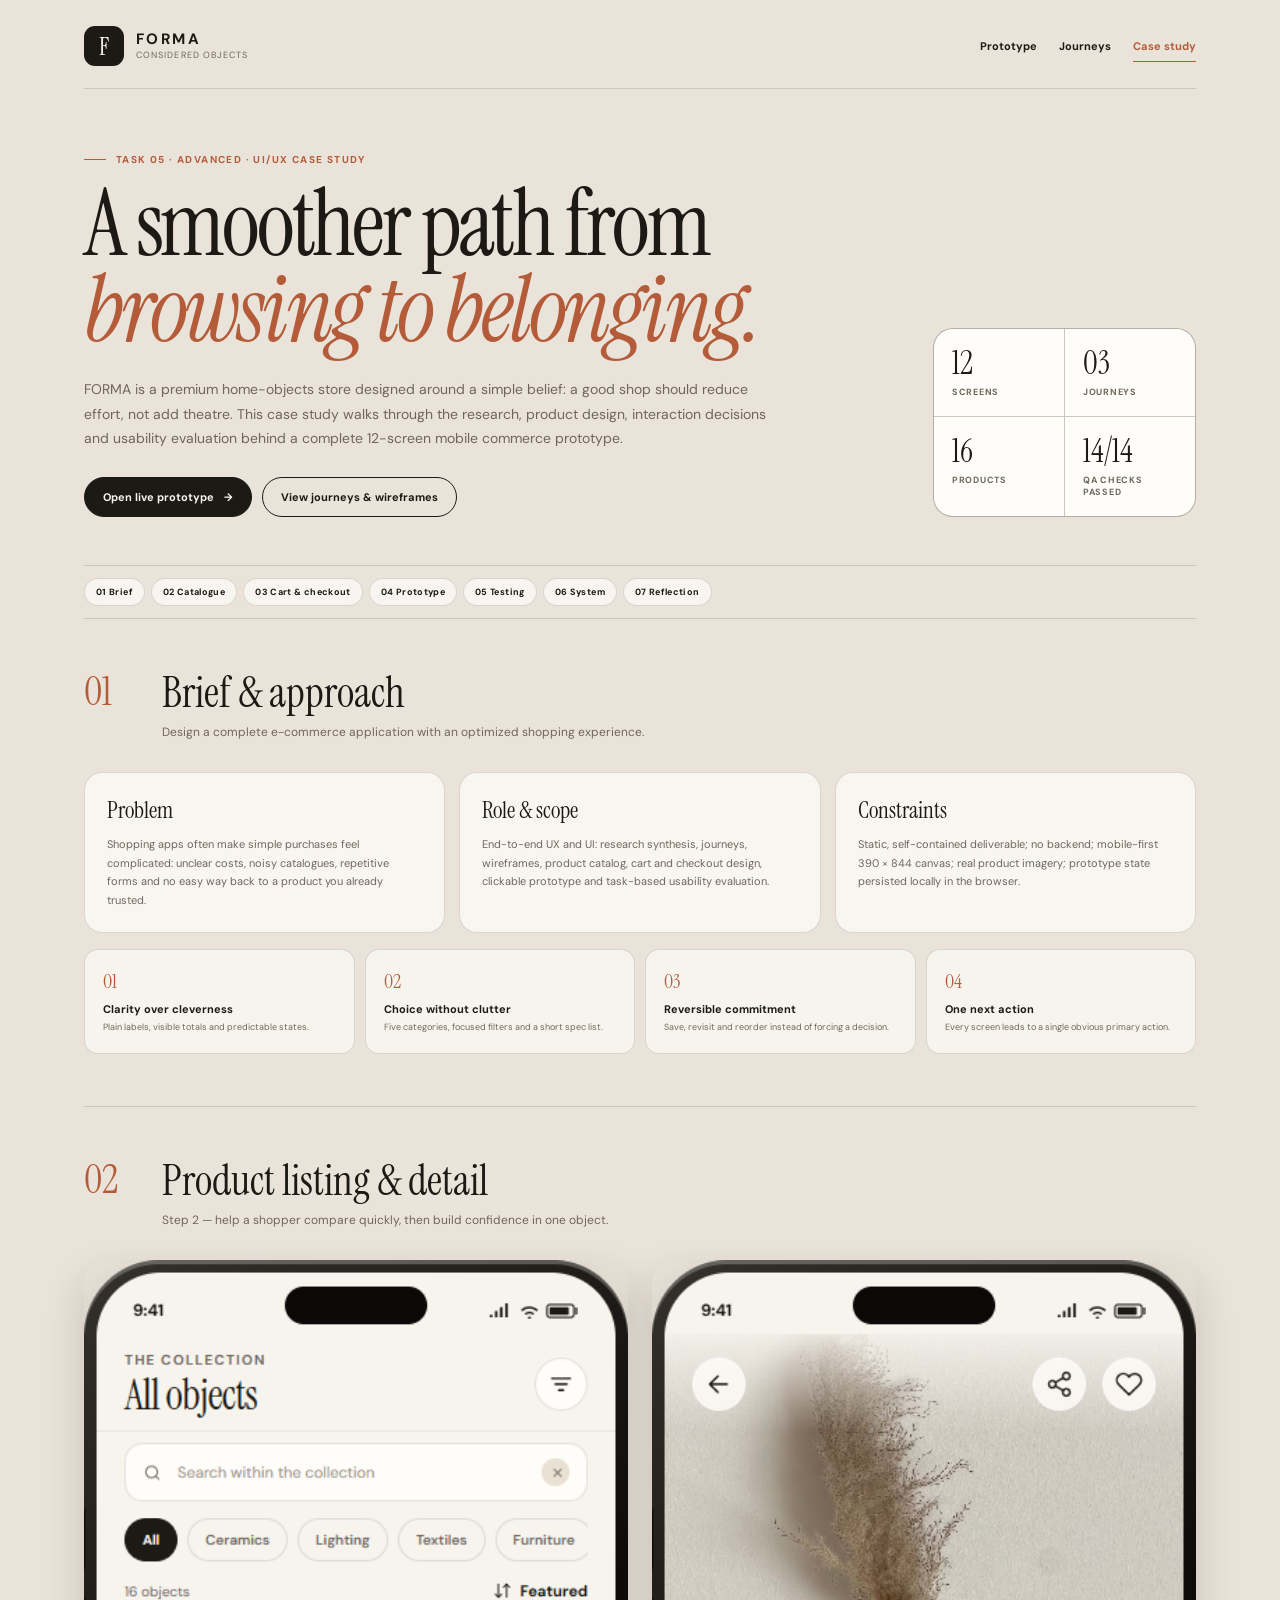
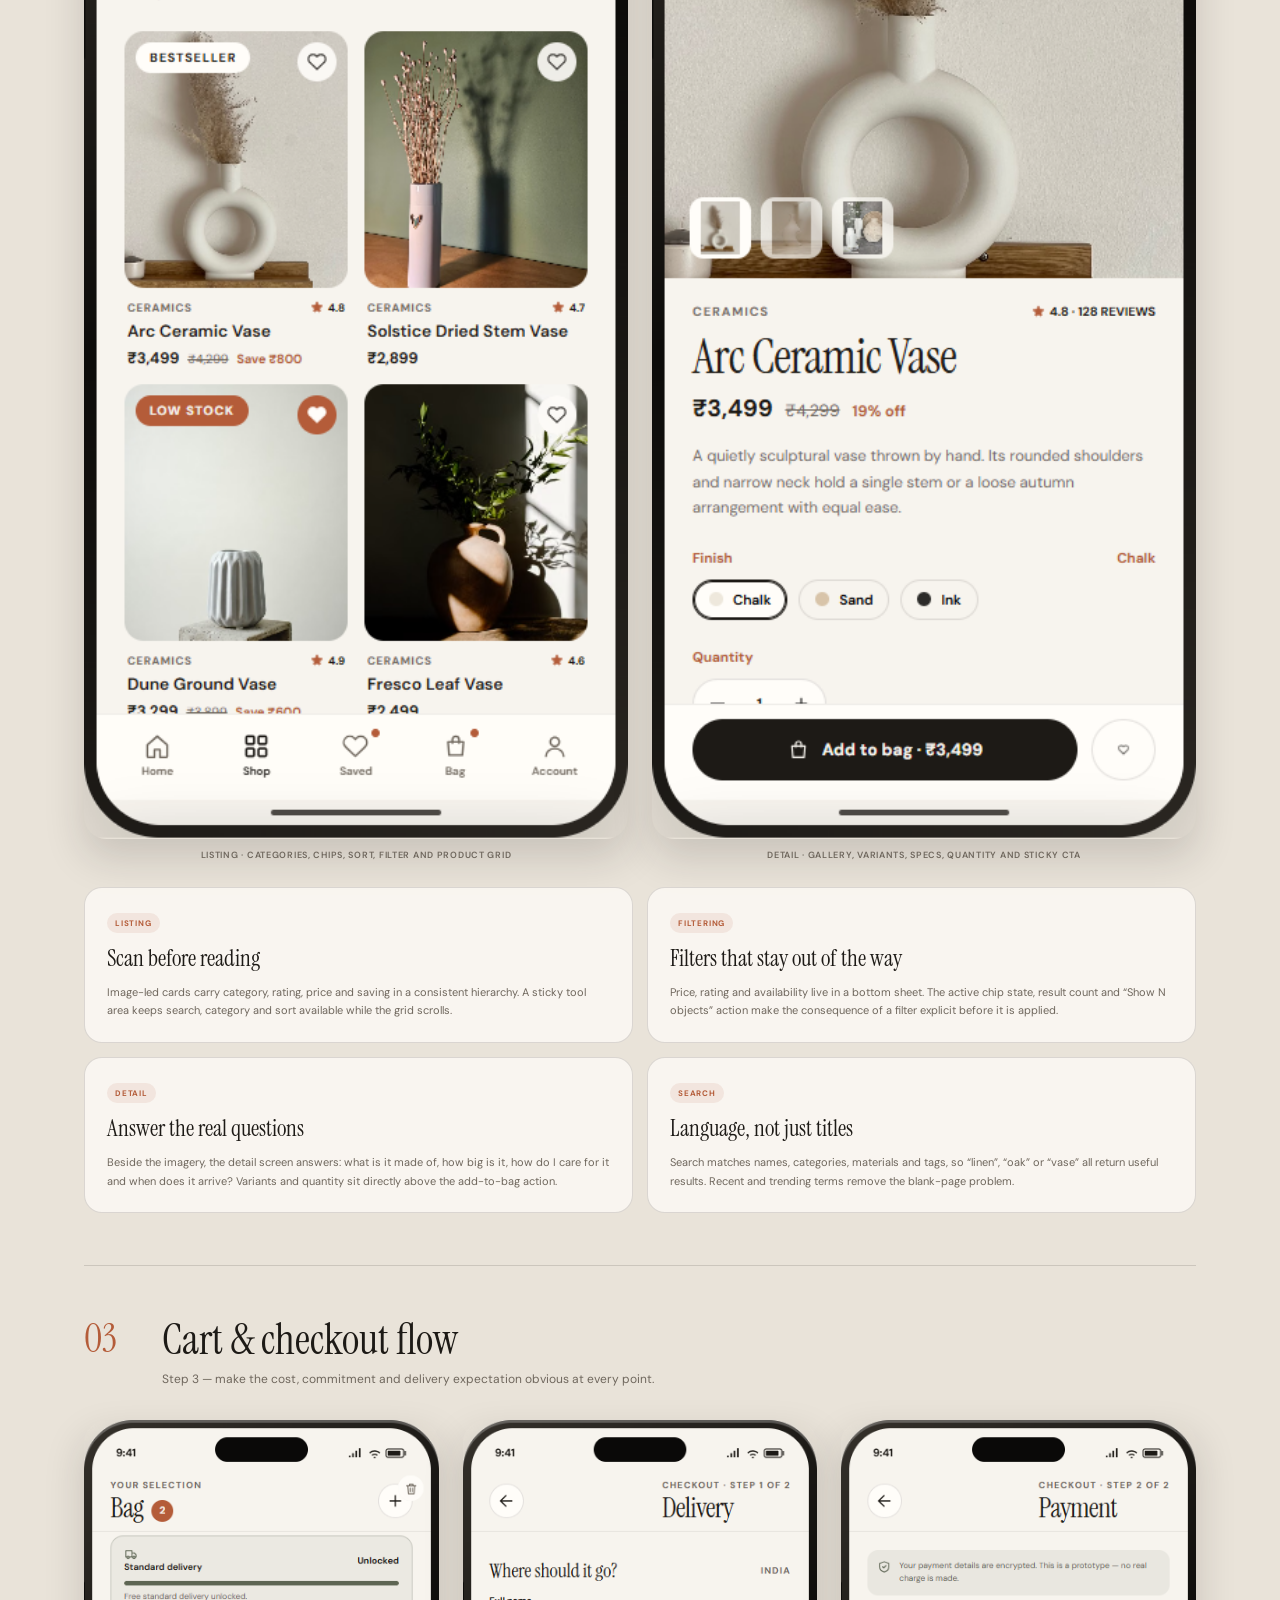
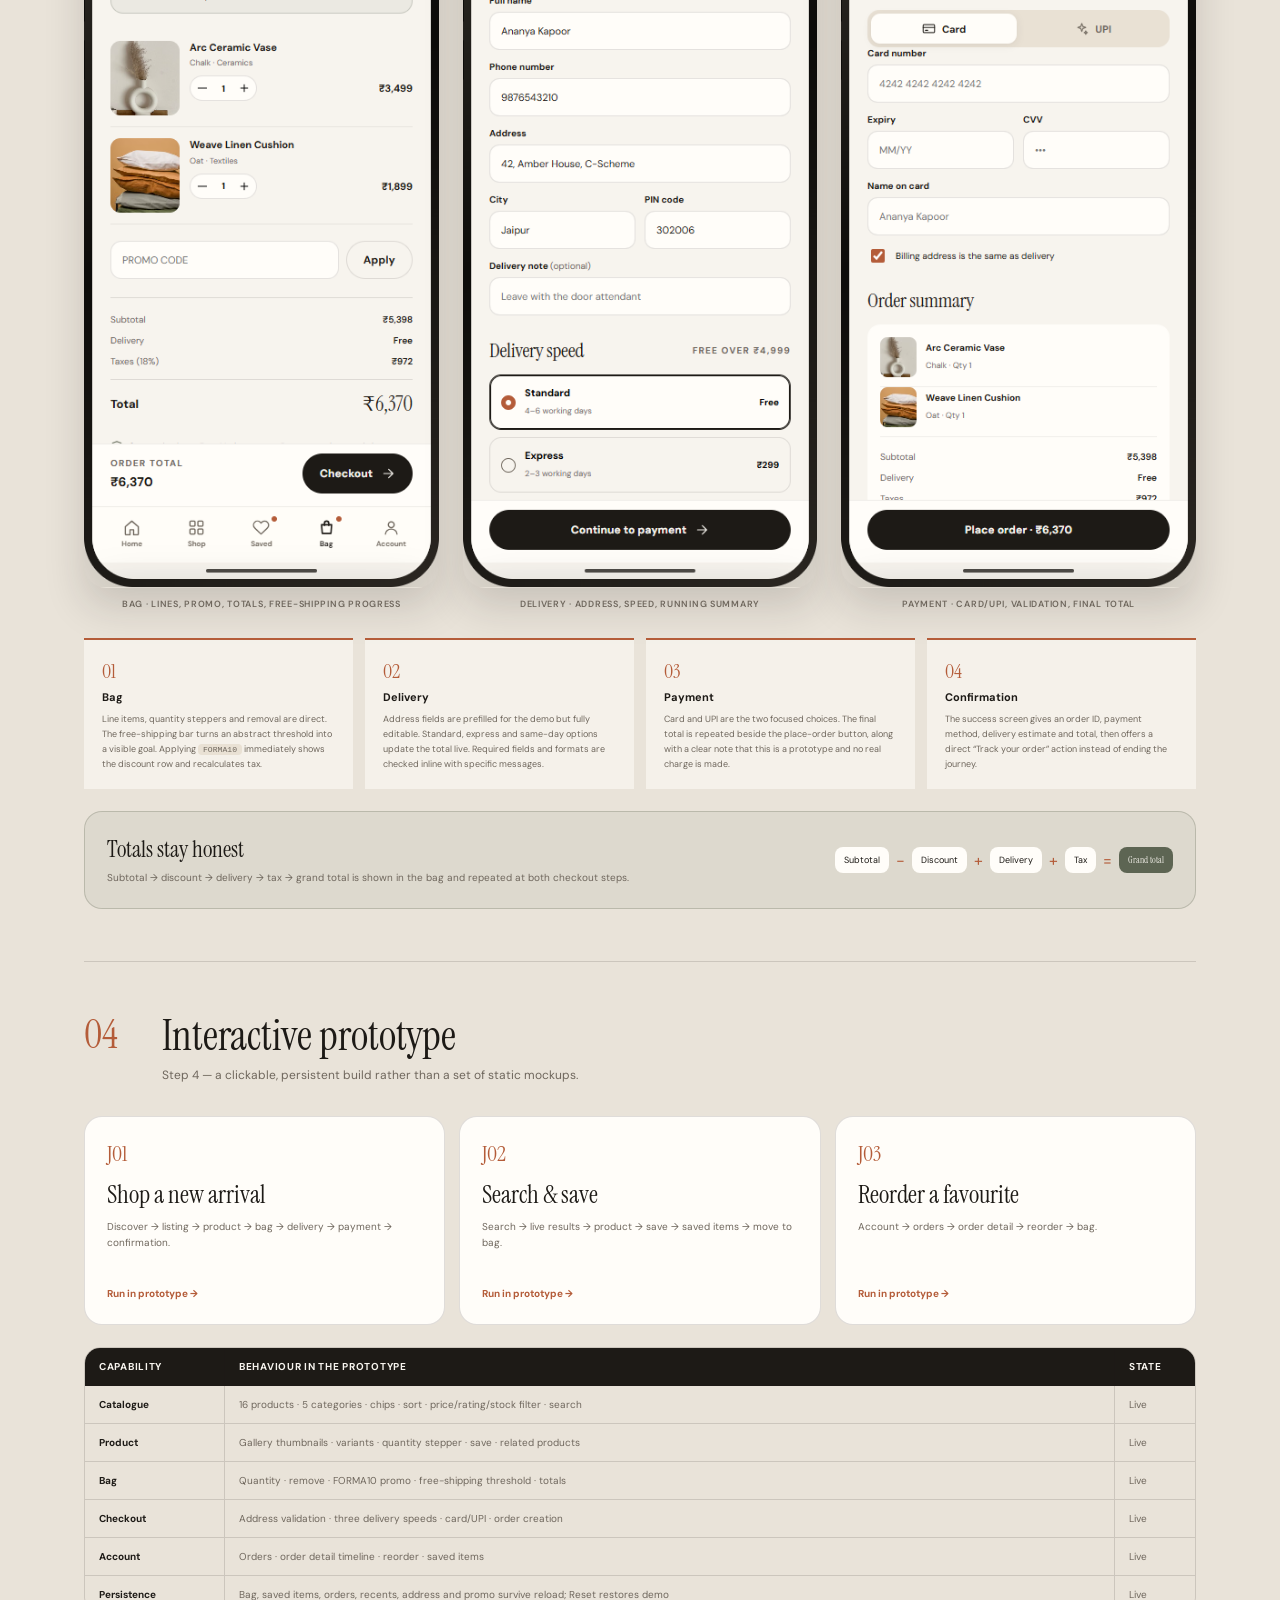
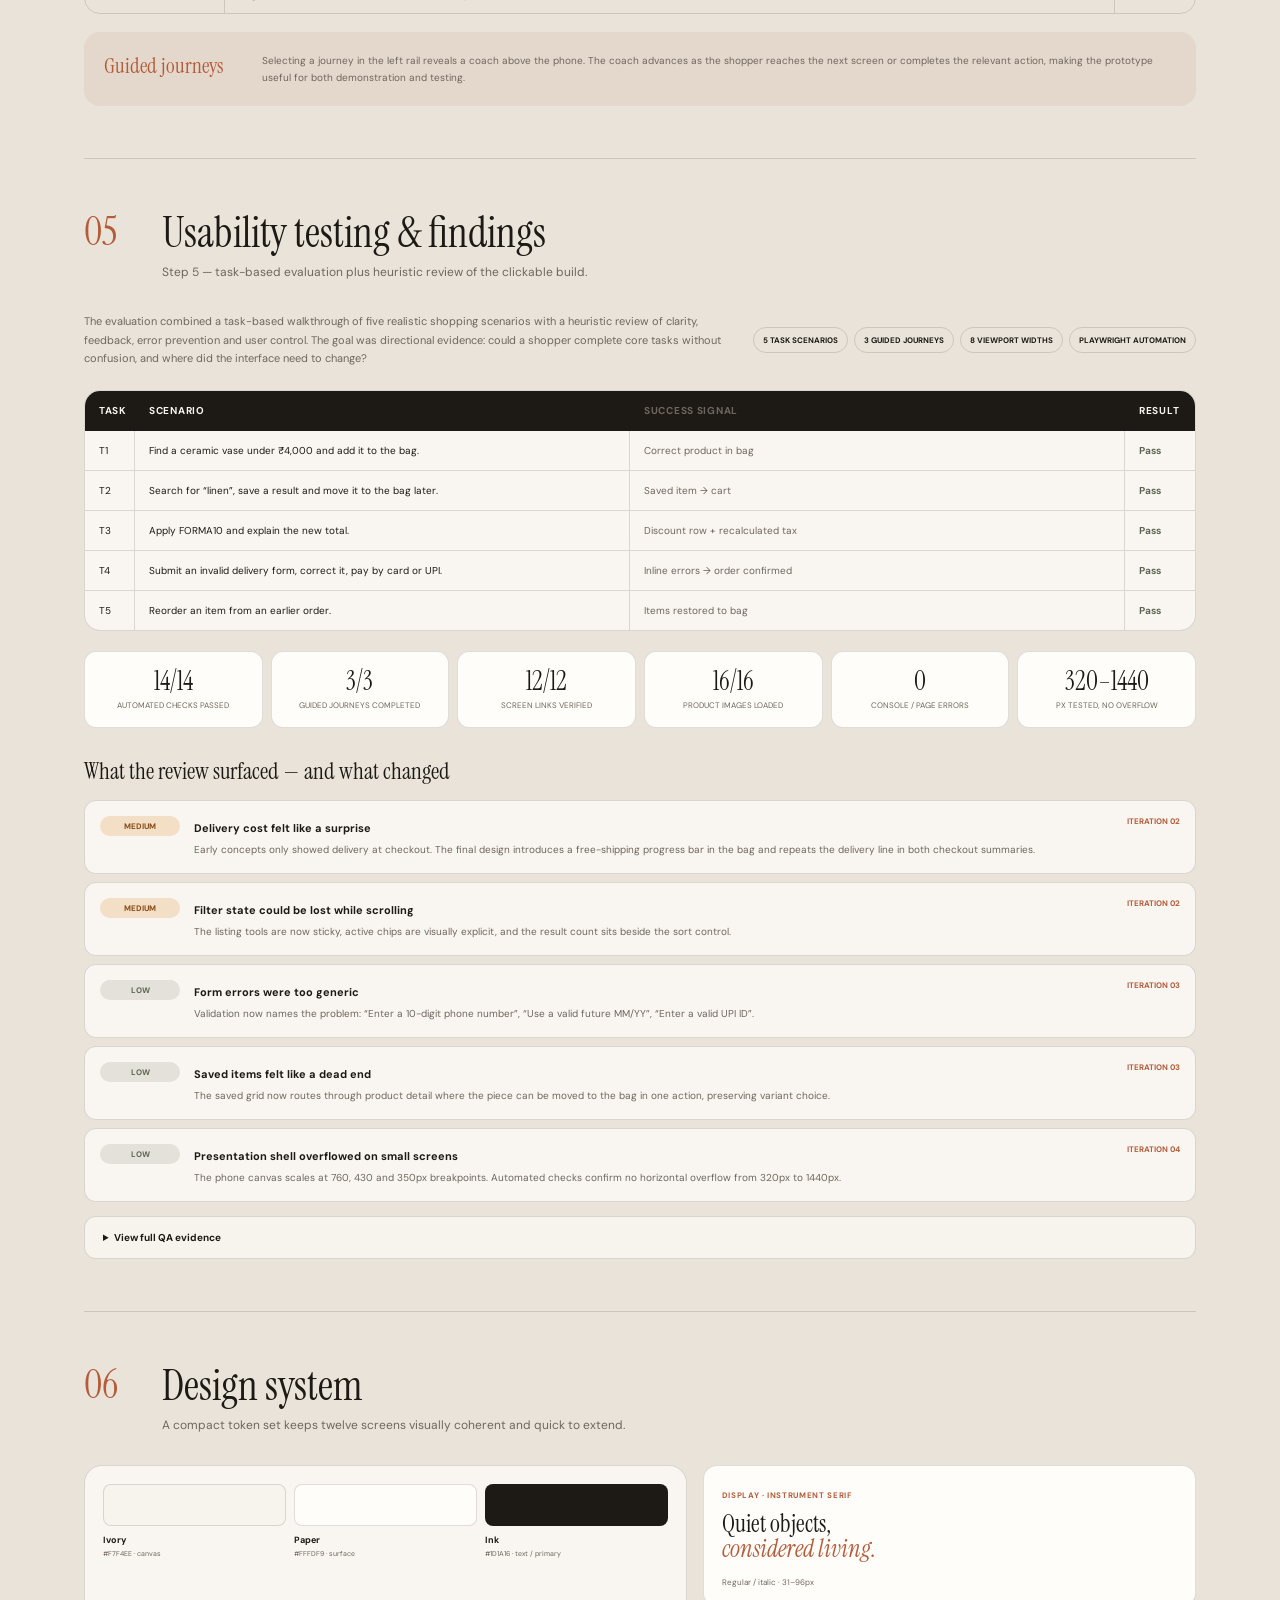
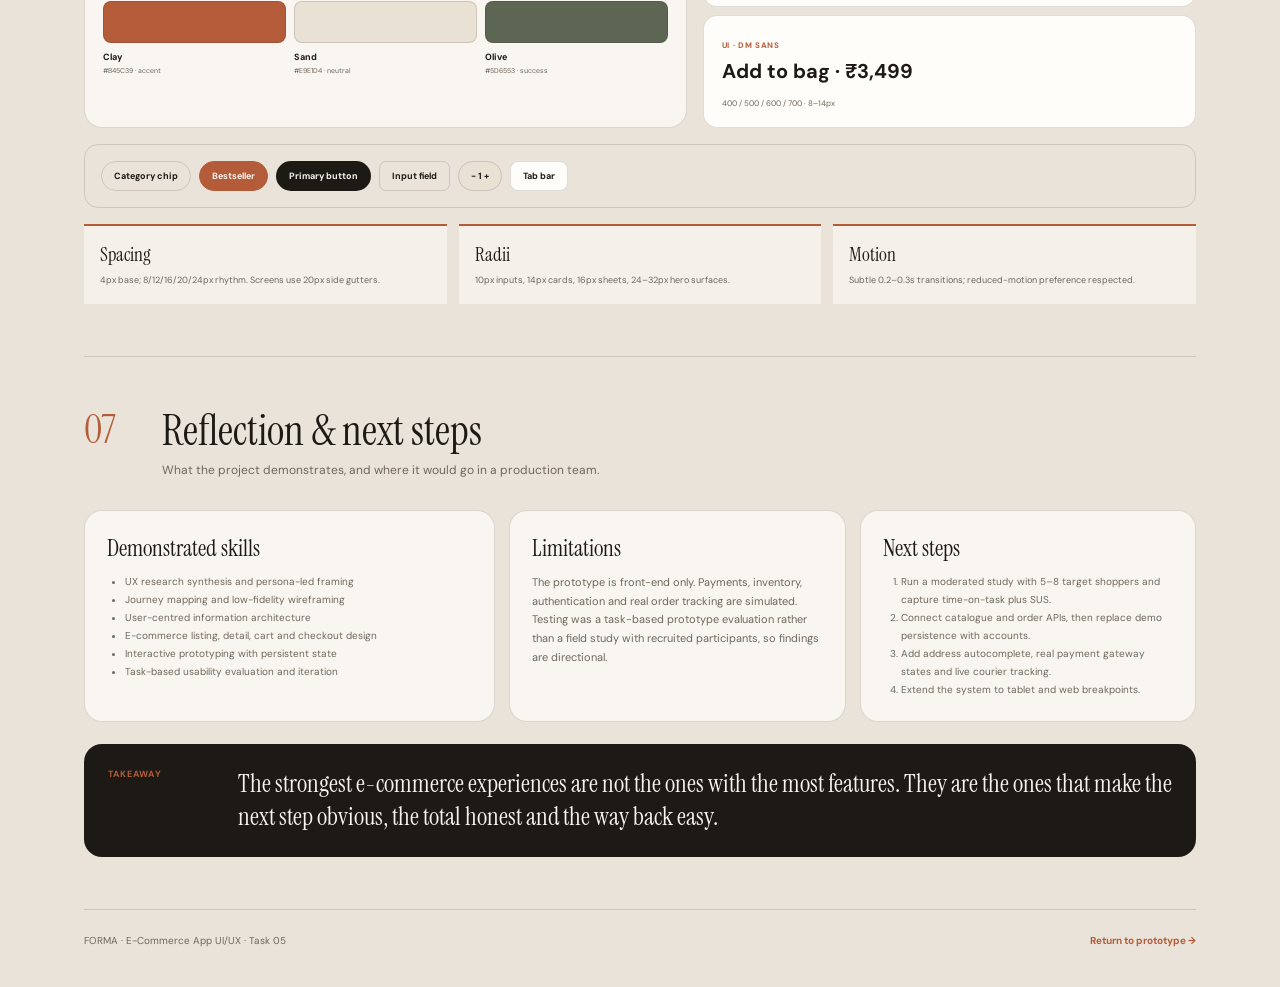
<file: case-study.html>
<!DOCTYPE html>
<html lang="en">
<head>
<meta charset="UTF-8" />
<meta name="viewport" content="width=device-width, initial-scale=1" />
<meta name="theme-color" content="#f7f4ee" />
<meta name="description" content="FORMA e-commerce UI/UX case study: research, product listing, detail, cart, checkout, interactive prototype and usability evaluation." />
<title>FORMA — E-Commerce UI/UX Case Study</title>
<link rel="icon" href="data:image/svg+xml,%3Csvg xmlns='http://www.w3.org/2000/svg' viewBox='0 0 64 64'%3E%3Crect width='64' height='64' fill='%231d1a16'/%3E%3Cpath d='M16 18h32M16 32h32M16 46h20' stroke='%23f7f4ee' stroke-width='3'/%3E%3Ccircle cx='45' cy='46' r='5' fill='%23b45c39'/%3E%3C/svg%3E" />
<link rel="preconnect" href="https://fonts.googleapis.com" />
<link rel="preconnect" href="https://fonts.gstatic.com" crossorigin />
<link href="https://fonts.googleapis.com/css2?family=DM+Sans:wght@400;500;600;700&family=Instrument+Serif:ital@0;1&display=swap" rel="stylesheet" />
<link rel="stylesheet" href="case-study.css" />
</head>
<body>
<div class="case">
  <header class="case-head">
    <a class="brand" href="index.html"><span class="brand-mark">F</span><span><b>FORMA</b><small>Considered objects</small></span></a>
    <nav aria-label="Documentation pages">
      <a href="index.html">Prototype</a>
      <a href="journeys.html">Journeys</a>
      <a class="is-active" href="case-study.html">Case study</a>
    </nav>
  </header>

  <section class="case-hero">
    <div class="case-hero-copy">
      <p class="eyebrow"><span></span>Task 05 · Advanced · UI/UX case study</p>
      <h1>A smoother path from<br /><em>browsing to belonging.</em></h1>
      <p class="lede">FORMA is a premium home-objects store designed around a simple belief: a good shop should reduce effort, not add theatre. This case study walks through the research, product design, interaction decisions and usability evaluation behind a complete 12-screen mobile commerce prototype.</p>
      <div class="hero-cta-row">
        <a class="btn" href="index.html">Open live prototype <span>→</span></a>
        <a class="btn btn--ghost" href="journeys.html">View journeys &amp; wireframes</a>
      </div>
    </div>
    <div class="hero-stats">
      <div><strong>12</strong><span>Screens</span></div>
      <div><strong>03</strong><span>Journeys</span></div>
      <div><strong>16</strong><span>Products</span></div>
      <div><strong>14/14</strong><span>QA checks passed</span></div>
    </div>
  </section>

  <nav class="jump" aria-label="Case study sections">
    <a href="#brief">01 Brief</a>
    <a href="#catalogue">02 Catalogue</a>
    <a href="#checkout">03 Cart &amp; checkout</a>
    <a href="#prototype">04 Prototype</a>
    <a href="#testing">05 Testing</a>
    <a href="#system">06 System</a>
    <a href="#reflection">07 Reflection</a>
  </nav>

  <main>
    <!-- 01 Brief -->
    <section class="case-section" id="brief">
      <div class="case-heading"><span>01</span><div><h2>Brief &amp; approach</h2><p>Design a complete e-commerce application with an optimized shopping experience.</p></div></div>
      <div class="brief-grid">
        <article><h3>Problem</h3><p>Shopping apps often make simple purchases feel complicated: unclear costs, noisy catalogues, repetitive forms and no easy way back to a product you already trusted.</p></article>
        <article><h3>Role &amp; scope</h3><p>End-to-end UX and UI: research synthesis, journeys, wireframes, product catalog, cart and checkout design, clickable prototype and task-based usability evaluation.</p></article>
        <article><h3>Constraints</h3><p>Static, self-contained deliverable; no backend; mobile-first 390 × 844 canvas; real product imagery; prototype state persisted locally in the browser.</p></article>
      </div>
      <div class="principles">
        <div><span>01</span><b>Clarity over cleverness</b><p>Plain labels, visible totals and predictable states.</p></div>
        <div><span>02</span><b>Choice without clutter</b><p>Five categories, focused filters and a short spec list.</p></div>
        <div><span>03</span><b>Reversible commitment</b><p>Save, revisit and reorder instead of forcing a decision.</p></div>
        <div><span>04</span><b>One next action</b><p>Every screen leads to a single obvious primary action.</p></div>
      </div>
    </section>

    <!-- 02 Catalogue -->
    <section class="case-section" id="catalogue">
      <div class="case-heading"><span>02</span><div><h2>Product listing &amp; detail</h2><p>Step 2 — help a shopper compare quickly, then build confidence in one object.</p></div></div>
      <div class="screen-showcase">
        <figure><img src="assets/screens/02-listing.png" alt="FORMA product listing screen" /><figcaption>Listing · categories, chips, sort, filter and product grid</figcaption></figure>
        <figure><img src="assets/screens/04-product.png" alt="FORMA product detail screen" /><figcaption>Detail · gallery, variants, specs, quantity and sticky CTA</figcaption></figure>
      </div>
      <div class="decision-grid">
        <article><span class="decision-tag">Listing</span><h3>Scan before reading</h3><p>Image-led cards carry category, rating, price and saving in a consistent hierarchy. A sticky tool area keeps search, category and sort available while the grid scrolls.</p></article>
        <article><span class="decision-tag">Filtering</span><h3>Filters that stay out of the way</h3><p>Price, rating and availability live in a bottom sheet. The active chip state, result count and “Show N objects” action make the consequence of a filter explicit before it is applied.</p></article>
        <article><span class="decision-tag">Detail</span><h3>Answer the real questions</h3><p>Beside the imagery, the detail screen answers: what is it made of, how big is it, how do I care for it and when does it arrive? Variants and quantity sit directly above the add-to-bag action.</p></article>
        <article><span class="decision-tag">Search</span><h3>Language, not just titles</h3><p>Search matches names, categories, materials and tags, so “linen”, “oak” or “vase” all return useful results. Recent and trending terms remove the blank-page problem.</p></article>
      </div>
    </section>

    <!-- 03 Cart + checkout -->
    <section class="case-section" id="checkout">
      <div class="case-heading"><span>03</span><div><h2>Cart &amp; checkout flow</h2><p>Step 3 — make the cost, commitment and delivery expectation obvious at every point.</p></div></div>
      <div class="screen-showcase screen-showcase--three">
        <figure><img src="assets/screens/05-cart.png" alt="Shopping bag screen" /><figcaption>Bag · lines, promo, totals, free-shipping progress</figcaption></figure>
        <figure><img src="assets/screens/06-checkout.png" alt="Delivery screen" /><figcaption>Delivery · address, speed, running summary</figcaption></figure>
        <figure><img src="assets/screens/07-payment.png" alt="Payment screen" /><figcaption>Payment · card/UPI, validation, final total</figcaption></figure>
      </div>
      <div class="flow-explain">
        <div class="flow-step"><span>01</span><b>Bag</b><p>Line items, quantity steppers and removal are direct. The free-shipping bar turns an abstract threshold into a visible goal. Applying <code>FORMA10</code> immediately shows the discount row and recalculates tax.</p></div>
        <div class="flow-step"><span>02</span><b>Delivery</b><p>Address fields are prefilled for the demo but fully editable. Standard, express and same-day options update the total live. Required fields and formats are checked inline with specific messages.</p></div>
        <div class="flow-step"><span>03</span><b>Payment</b><p>Card and UPI are the two focused choices. The final total is repeated beside the place-order button, along with a clear note that this is a prototype and no real charge is made.</p></div>
        <div class="flow-step"><span>04</span><b>Confirmation</b><p>The success screen gives an order ID, payment method, delivery estimate and total, then offers a direct “Track your order” action instead of ending the journey.</p></div>
      </div>
      <div class="cost-callout">
        <div><b>Totals stay honest</b><p>Subtotal → discount → delivery → tax → grand total is shown in the bag and repeated at both checkout steps.</p></div>
        <div class="formula"><span>Subtotal</span><i>−</i><span>Discount</span><i>+</i><span>Delivery</span><i>+</i><span>Tax</span><i>=</i><b>Grand total</b></div>
      </div>
    </section>

    <!-- 04 Prototype -->
    <section class="case-section" id="prototype">
      <div class="case-heading"><span>04</span><div><h2>Interactive prototype</h2><p>Step 4 — a clickable, persistent build rather than a set of static mockups.</p></div></div>
      <div class="journey-cards">
        <article><span class="journey-index">J01</span><h3>Shop a new arrival</h3><p>Discover → listing → product → bag → delivery → payment → confirmation.</p><a href="index.html">Run in prototype →</a></article>
        <article><span class="journey-index">J02</span><h3>Search &amp; save</h3><p>Search → live results → product → save → saved items → move to bag.</p><a href="index.html">Run in prototype →</a></article>
        <article><span class="journey-index">J03</span><h3>Reorder a favourite</h3><p>Account → orders → order detail → reorder → bag.</p><a href="index.html">Run in prototype →</a></article>
      </div>
      <div class="interaction-table">
        <div class="it-row it-head"><div>Capability</div><div>Behaviour in the prototype</div><div>State</div></div>
        <div class="it-row"><div>Catalogue</div><div>16 products · 5 categories · chips · sort · price/rating/stock filter · search</div><div>Live</div></div>
        <div class="it-row"><div>Product</div><div>Gallery thumbnails · variants · quantity stepper · save · related products</div><div>Live</div></div>
        <div class="it-row"><div>Bag</div><div>Quantity · remove · FORMA10 promo · free-shipping threshold · totals</div><div>Live</div></div>
        <div class="it-row"><div>Checkout</div><div>Address validation · three delivery speeds · card/UPI · order creation</div><div>Live</div></div>
        <div class="it-row"><div>Account</div><div>Orders · order detail timeline · reorder · saved items</div><div>Live</div></div>
        <div class="it-row"><div>Persistence</div><div>Bag, saved items, orders, recents, address and promo survive reload; Reset restores demo</div><div>Live</div></div>
      </div>
      <div class="prototype-note"><b>Guided journeys</b><p>Selecting a journey in the left rail reveals a coach above the phone. The coach advances as the shopper reaches the next screen or completes the relevant action, making the prototype useful for both demonstration and testing.</p></div>
    </section>

    <!-- 05 Testing -->
    <section class="case-section" id="testing">
      <div class="case-heading"><span>05</span><div><h2>Usability testing &amp; findings</h2><p>Step 5 — task-based evaluation plus heuristic review of the clickable build.</p></div></div>
      <div class="test-intro">
        <p>The evaluation combined a task-based walkthrough of five realistic shopping scenarios with a heuristic review of clarity, feedback, error prevention and user control. The goal was directional evidence: could a shopper complete core tasks without confusion, and where did the interface need to change?</p>
        <div class="method-tags"><span>5 task scenarios</span><span>3 guided journeys</span><span>8 viewport widths</span><span>Playwright automation</span></div>
      </div>
      <div class="task-table">
        <div class="task-row task-head"><div>Task</div><div>Scenario</div><div>Success signal</div><div>Result</div></div>
        <div class="task-row"><div>T1</div><div>Find a ceramic vase under ₹4,000 and add it to the bag.</div><div>Correct product in bag</div><span class="ok">Pass</span></div>
        <div class="task-row"><div>T2</div><div>Search for “linen”, save a result and move it to the bag later.</div><div>Saved item → cart</div><span class="ok">Pass</span></div>
        <div class="task-row"><div>T3</div><div>Apply FORMA10 and explain the new total.</div><div>Discount row + recalculated tax</div><span class="ok">Pass</span></div>
        <div class="task-row"><div>T4</div><div>Submit an invalid delivery form, correct it, pay by card or UPI.</div><div>Inline errors → order confirmed</div><span class="ok">Pass</span></div>
        <div class="task-row"><div>T5</div><div>Reorder an item from an earlier order.</div><div>Items restored to bag</div><span class="ok">Pass</span></div>
      </div>
      <div class="metric-grid">
        <div><strong>14/14</strong><span>Automated checks passed</span></div>
        <div><strong>3/3</strong><span>Guided journeys completed</span></div>
        <div><strong>12/12</strong><span>Screen links verified</span></div>
        <div><strong>16/16</strong><span>Product images loaded</span></div>
        <div><strong>0</strong><span>Console / page errors</span></div>
        <div><strong>320–1440</strong><span>px tested, no overflow</span></div>
      </div>
      <div class="findings">
        <h3>What the review surfaced — and what changed</h3>
        <div class="finding-row"><span class="severity sev-mid">Medium</span><div><b>Delivery cost felt like a surprise</b><p>Early concepts only showed delivery at checkout. The final design introduces a free-shipping progress bar in the bag and repeats the delivery line in both checkout summaries.</p></div><span class="iteration">Iteration 02</span></div>
        <div class="finding-row"><span class="severity sev-mid">Medium</span><div><b>Filter state could be lost while scrolling</b><p>The listing tools are now sticky, active chips are visually explicit, and the result count sits beside the sort control.</p></div><span class="iteration">Iteration 02</span></div>
        <div class="finding-row"><span class="severity sev-low">Low</span><div><b>Form errors were too generic</b><p>Validation now names the problem: “Enter a 10-digit phone number”, “Use a valid future MM/YY”, “Enter a valid UPI ID”.</p></div><span class="iteration">Iteration 03</span></div>
        <div class="finding-row"><span class="severity sev-low">Low</span><div><b>Saved items felt like a dead end</b><p>The saved grid now routes through product detail where the piece can be moved to the bag in one action, preserving variant choice.</p></div><span class="iteration">Iteration 03</span></div>
        <div class="finding-row"><span class="severity sev-low">Low</span><div><b>Presentation shell overflowed on small screens</b><p>The phone canvas scales at 760, 430 and 350px breakpoints. Automated checks confirm no horizontal overflow from 320px to 1440px.</p></div><span class="iteration">Iteration 04</span></div>
      </div>
      <details class="qa-details">
        <summary>View full QA evidence</summary>
        <p>The complete machine-readable result log is saved as <code>qa-results.json</code> in the project root. It records each check, observed detail and pass/fail status from the final run.</p>
      </details>
    </section>

    <!-- 06 System -->
    <section class="case-section" id="system">
      <div class="case-heading"><span>06</span><div><h2>Design system</h2><p>A compact token set keeps twelve screens visually coherent and quick to extend.</p></div></div>
      <div class="system-grid">
        <div class="palette">
          <span style="--c:#f7f4ee"><i></i><b>Ivory</b><small>#F7F4EE · canvas</small></span>
          <span style="--c:#fffdf9"><i></i><b>Paper</b><small>#FFFDF9 · surface</small></span>
          <span style="--c:#1d1a16"><i></i><b>Ink</b><small>#1D1A16 · text / primary</small></span>
          <span style="--c:#b45c39"><i></i><b>Clay</b><small>#B45C39 · accent</small></span>
          <span style="--c:#e9e1d4"><i></i><b>Sand</b><small>#E9E1D4 · neutral</small></span>
          <span style="--c:#5d6553"><i></i><b>Olive</b><small>#5D6553 · success</small></span>
        </div>
        <div class="type-specimen">
          <div class="serif"><span>Display · Instrument Serif</span><b>Quiet objects,<br /><em>considered living.</em></b><small>Regular / italic · 31–96px</small></div>
          <div class="sans"><span>UI · DM Sans</span><b>Add to bag · ₹3,499</b><small>400 / 500 / 600 / 700 · 8–14px</small></div>
        </div>
        <div class="components-strip">
          <span class="c-chip">Category chip</span>
          <span class="c-pill">Bestseller</span>
          <span class="c-btn">Primary button</span>
          <span class="c-field">Input field</span>
          <span class="c-stepper">− 1 +</span>
          <span class="c-tab">Tab bar</span>
        </div>
      </div>
      <div class="system-notes"><div><b>Spacing</b><p>4px base; 8/12/16/20/24px rhythm. Screens use 20px side gutters.</p></div><div><b>Radii</b><p>10px inputs, 14px cards, 16px sheets, 24–32px hero surfaces.</p></div><div><b>Motion</b><p>Subtle 0.2–0.3s transitions; reduced-motion preference respected.</p></div></div>
    </section>

    <!-- 07 Reflection -->
    <section class="case-section" id="reflection">
      <div class="case-heading"><span>07</span><div><h2>Reflection &amp; next steps</h2><p>What the project demonstrates, and where it would go in a production team.</p></div></div>
      <div class="reflection-grid">
        <article><h3>Demonstrated skills</h3><ul><li>UX research synthesis and persona-led framing</li><li>Journey mapping and low-fidelity wireframing</li><li>User-centred information architecture</li><li>E-commerce listing, detail, cart and checkout design</li><li>Interactive prototyping with persistent state</li><li>Task-based usability evaluation and iteration</li></ul></article>
        <article><h3>Limitations</h3><p>The prototype is front-end only. Payments, inventory, authentication and real order tracking are simulated. Testing was a task-based prototype evaluation rather than a field study with recruited participants, so findings are directional.</p></article>
        <article><h3>Next steps</h3><ol><li>Run a moderated study with 5–8 target shoppers and capture time-on-task plus SUS.</li><li>Connect catalogue and order APIs, then replace demo persistence with accounts.</li><li>Add address autocomplete, real payment gateway states and live courier tracking.</li><li>Extend the system to tablet and web breakpoints.</li></ol></article>
      </div>
      <div class="closing"><span>Takeaway</span><p>The strongest e-commerce experiences are not the ones with the most features. They are the ones that make the next step obvious, the total honest and the way back easy.</p></div>
    </section>
  </main>

  <footer class="case-foot"><span>FORMA · E-Commerce App UI/UX · Task 05</span><a href="index.html">Return to prototype →</a></footer>
</div>
</body>
</html>
</file>
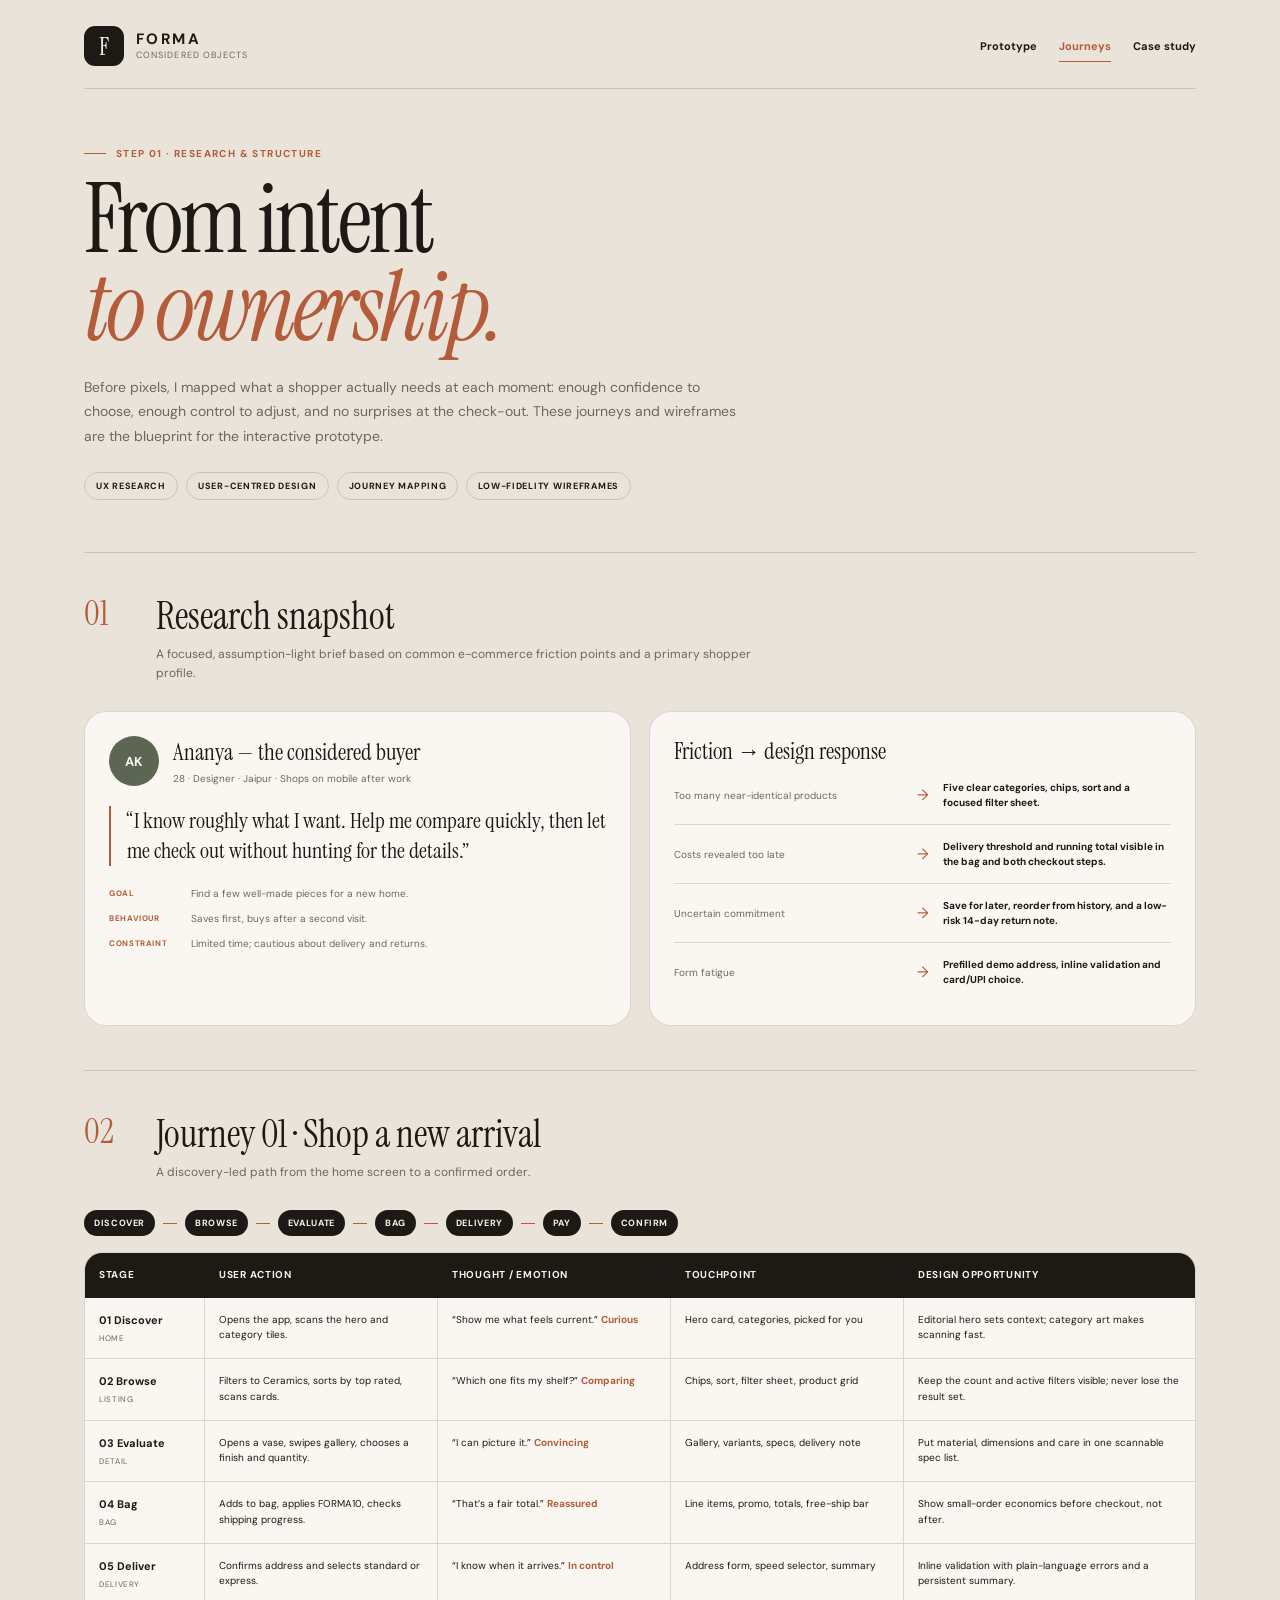
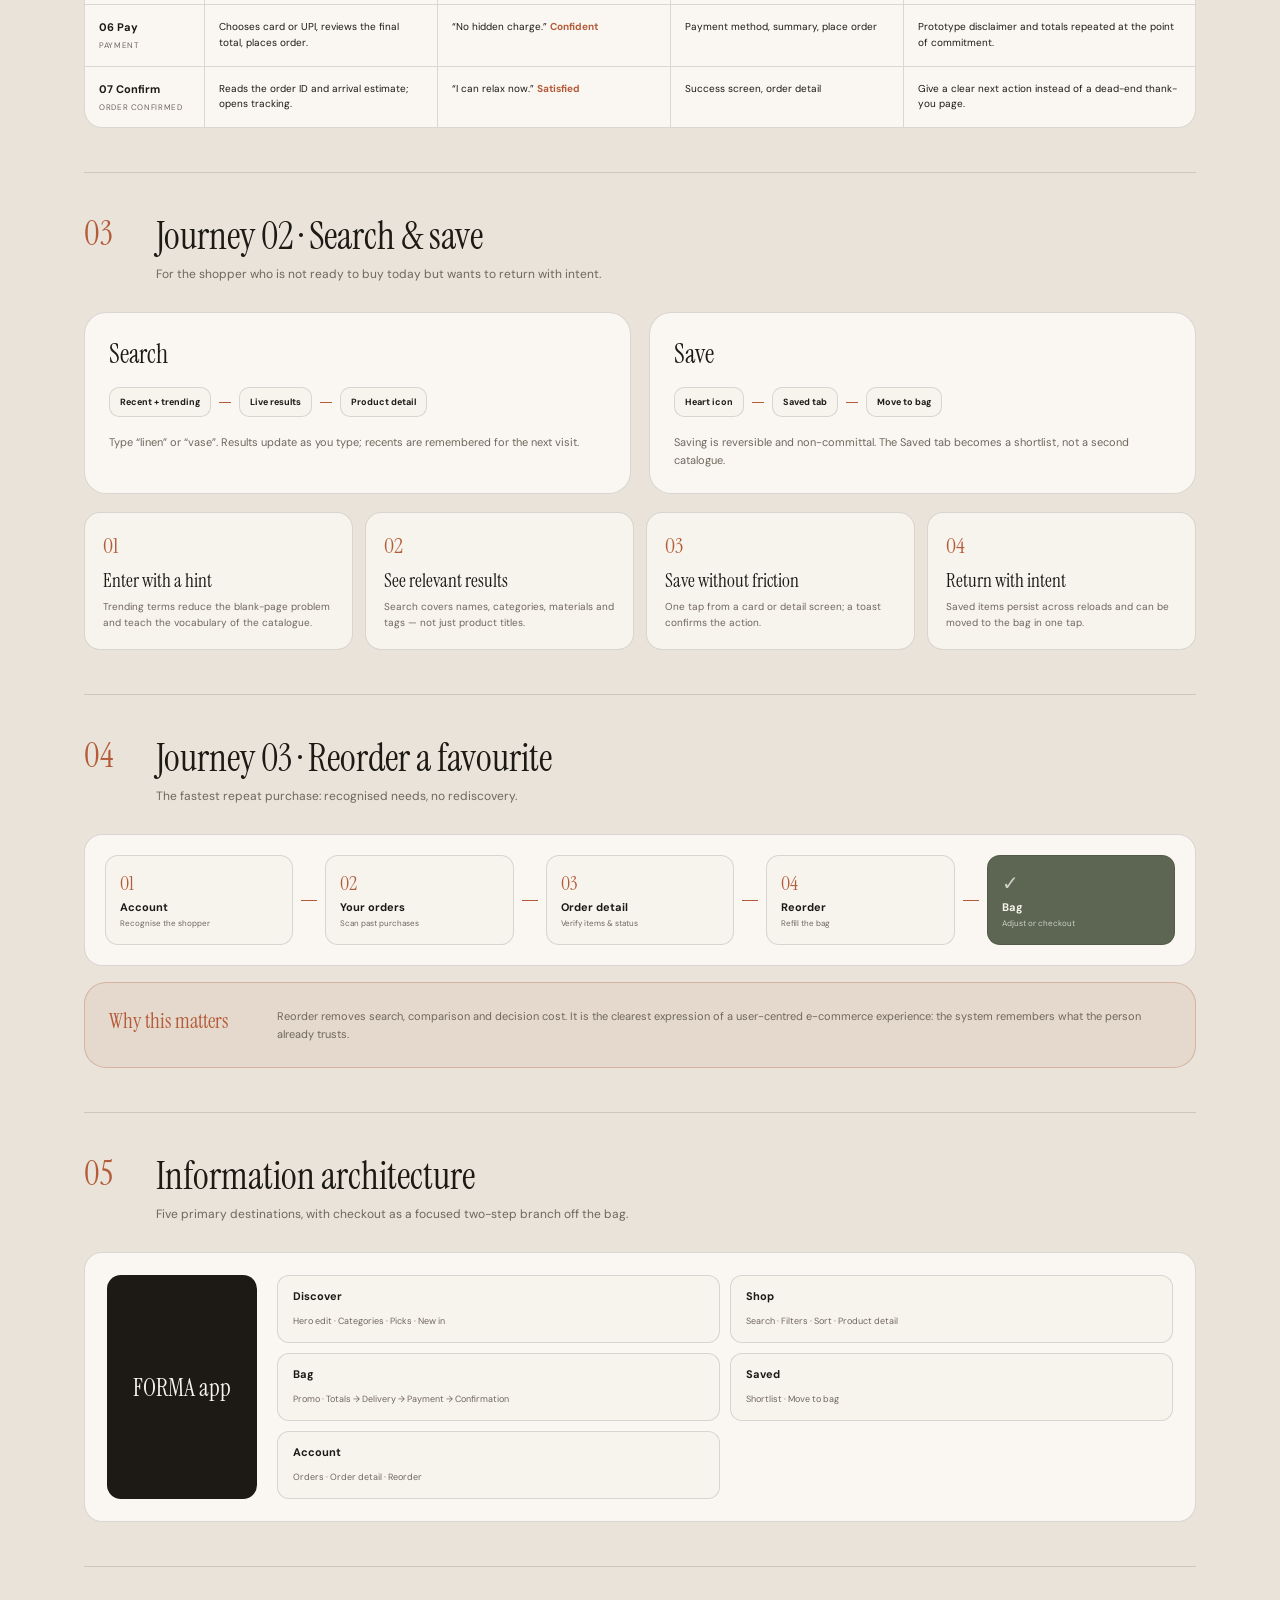
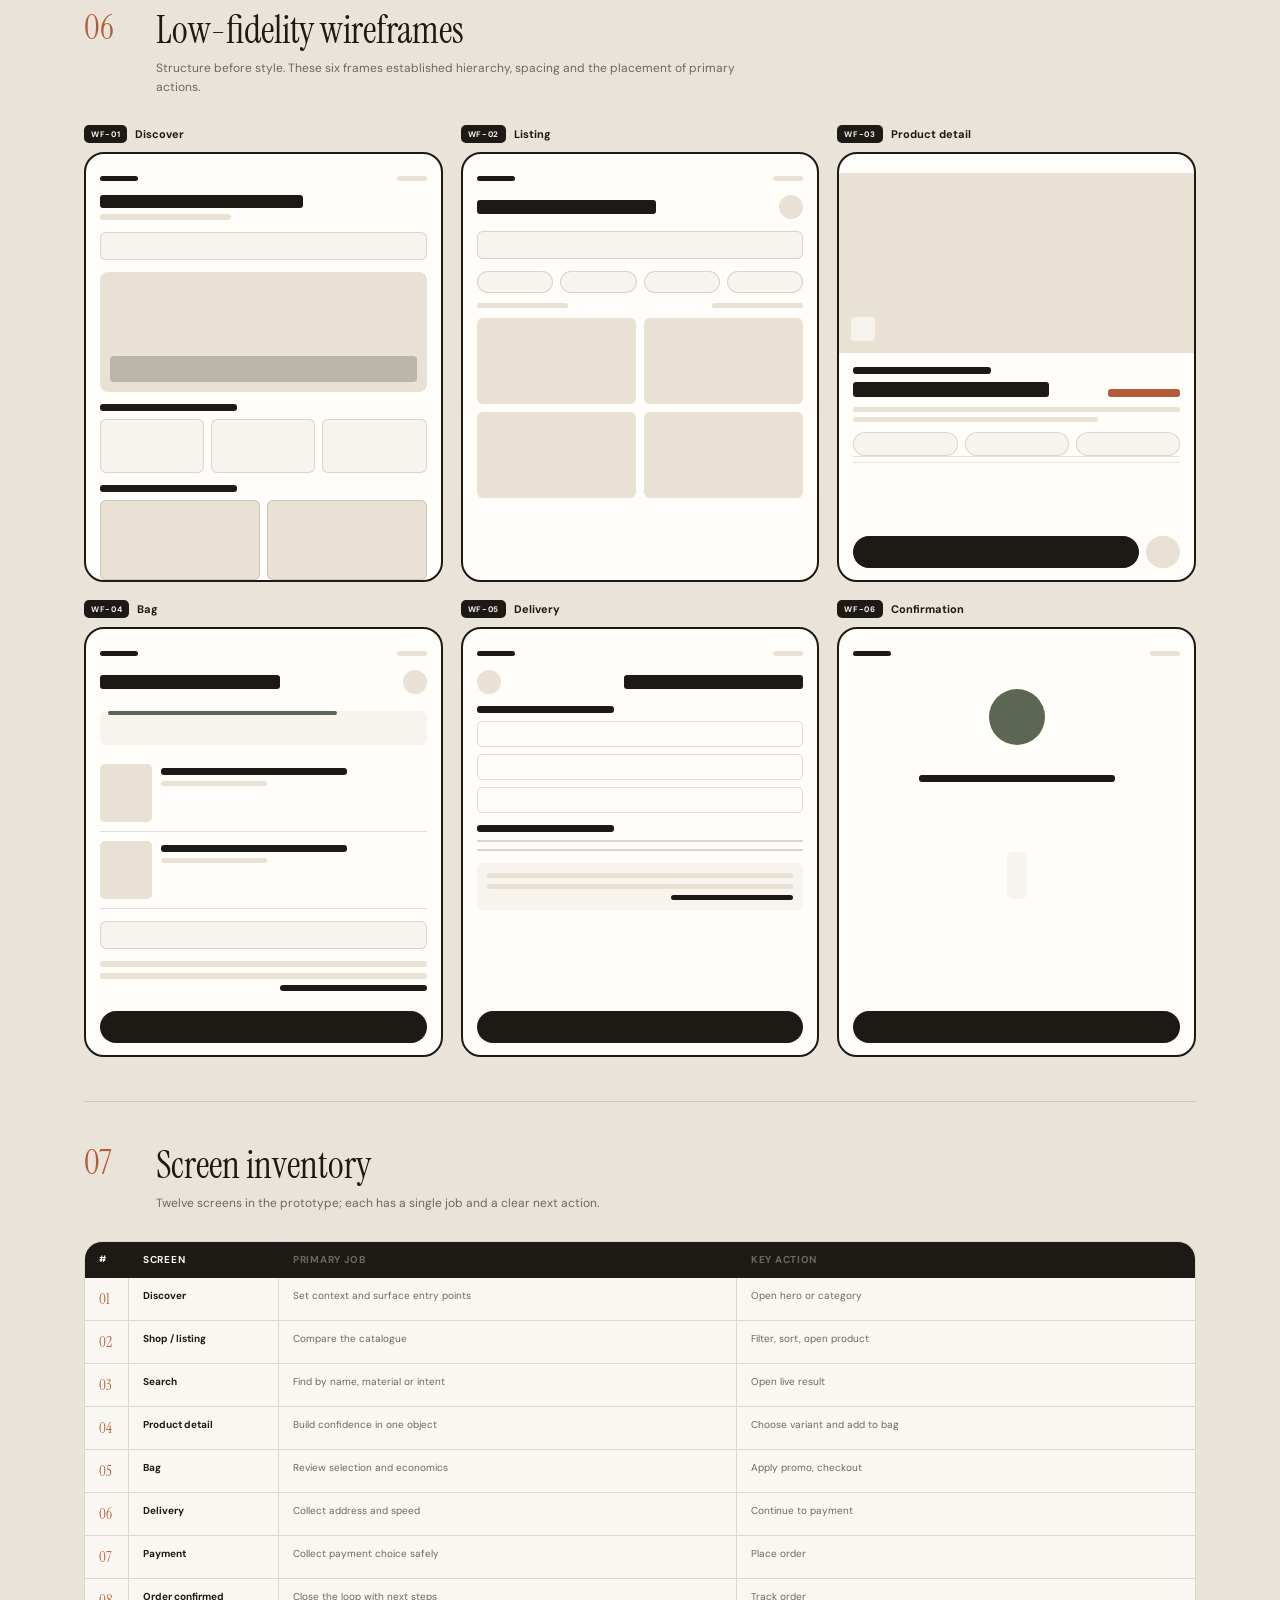
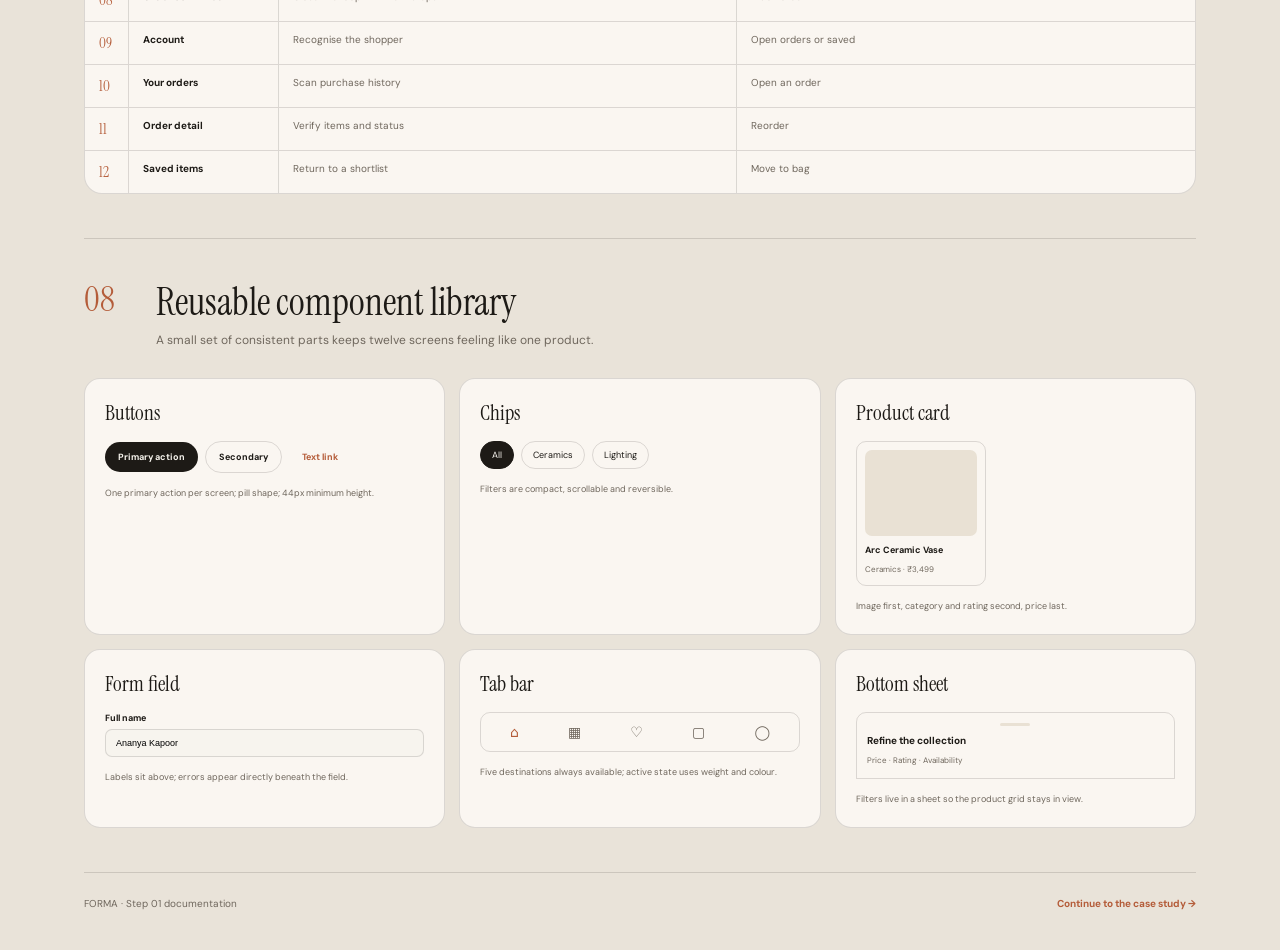
<file: journeys.html>
<!DOCTYPE html>
<html lang="en">
<head>
<meta charset="UTF-8" />
<meta name="viewport" content="width=device-width, initial-scale=1" />
<meta name="theme-color" content="#f7f4ee" />
<meta name="description" content="FORMA user journeys, information architecture and low-fidelity wireframes for a complete e-commerce app." />
<title>FORMA — Journeys &amp; Wireframes</title>
<link rel="icon" href="data:image/svg+xml,%3Csvg xmlns='http://www.w3.org/2000/svg' viewBox='0 0 64 64'%3E%3Crect width='64' height='64' fill='%231d1a16'/%3E%3Cpath d='M16 18h32M16 32h32M16 46h20' stroke='%23f7f4ee' stroke-width='3'/%3E%3Ccircle cx='45' cy='46' r='5' fill='%23b45c39'/%3E%3C/svg%3E" />
<link rel="preconnect" href="https://fonts.googleapis.com" />
<link rel="preconnect" href="https://fonts.gstatic.com" crossorigin />
<link href="https://fonts.googleapis.com/css2?family=DM+Sans:wght@400;500;600;700&family=Instrument+Serif:ital@0;1&display=swap" rel="stylesheet" />
<link rel="stylesheet" href="journeys.css" />
</head>
<body>
<div class="doc">
  <header class="doc-head">
    <a class="brand" href="index.html"><span class="brand-mark">F</span><span><b>FORMA</b><small>Considered objects</small></span></a>
    <nav aria-label="Documentation pages">
      <a href="index.html">Prototype</a>
      <a class="is-active" href="journeys.html">Journeys</a>
      <a href="case-study.html">Case study</a>
    </nav>
  </header>

  <section class="doc-intro">
    <p class="eyebrow"><span></span>Step 01 · Research &amp; structure</p>
    <h1>From intent<br /><em>to ownership.</em></h1>
    <p class="lede">Before pixels, I mapped what a shopper actually needs at each moment: enough confidence to choose, enough control to adjust, and no surprises at the check-out. These journeys and wireframes are the blueprint for the interactive prototype.</p>
    <div class="intro-tags"><span>UX research</span><span>User-centred design</span><span>Journey mapping</span><span>Low-fidelity wireframes</span></div>
  </section>

  <main>
    <!-- Research snapshot -->
    <section class="doc-section" id="research">
      <div class="section-heading"><span class="section-no">01</span><div><h2>Research snapshot</h2><p>A focused, assumption-light brief based on common e-commerce friction points and a primary shopper profile.</p></div></div>
      <div class="research-grid">
        <article class="persona-card">
          <div class="persona-top"><span class="persona-avatar">AK</span><div><h3>Ananya — the considered buyer</h3><p>28 · Designer · Jaipur · Shops on mobile after work</p></div></div>
          <blockquote>“I know roughly what I want. Help me compare quickly, then let me check out without hunting for the details.”</blockquote>
          <div class="persona-facts">
            <div><b>Goal</b><span>Find a few well-made pieces for a new home.</span></div>
            <div><b>Behaviour</b><span>Saves first, buys after a second visit.</span></div>
            <div><b>Constraint</b><span>Limited time; cautious about delivery and returns.</span></div>
          </div>
        </article>
        <article class="finding-card">
          <h3>Friction → design response</h3>
          <div class="finding"><span class="friction">Too many near-identical products</span><span class="arrow">→</span><span class="response">Five clear categories, chips, sort and a focused filter sheet.</span></div>
          <div class="finding"><span class="friction">Costs revealed too late</span><span class="arrow">→</span><span class="response">Delivery threshold and running total visible in the bag and both checkout steps.</span></div>
          <div class="finding"><span class="friction">Uncertain commitment</span><span class="arrow">→</span><span class="response">Save for later, reorder from history, and a low-risk 14-day return note.</span></div>
          <div class="finding"><span class="friction">Form fatigue</span><span class="arrow">→</span><span class="response">Prefilled demo address, inline validation and card/UPI choice.</span></div>
        </article>
      </div>
    </section>

    <!-- Journey 1 -->
    <section class="doc-section" id="journey-shop">
      <div class="section-heading"><span class="section-no">02</span><div><h2>Journey 01 · Shop a new arrival</h2><p>A discovery-led path from the home screen to a confirmed order.</p></div></div>
      <div class="journey-strip"><span>Discover</span><i></i><span>Browse</span><i></i><span>Evaluate</span><i></i><span>Bag</span><i></i><span>Delivery</span><i></i><span>Pay</span><i></i><span>Confirm</span></div>
      <div class="journey-table" role="table" aria-label="Shop a new arrival journey map">
        <div class="journey-row journey-head" role="row"><div>Stage</div><div>User action</div><div>Thought / emotion</div><div>Touchpoint</div><div>Design opportunity</div></div>
        <div class="journey-row" role="row"><div><b>01 Discover</b><small>Home</small></div><p>Opens the app, scans the hero and category tiles.</p><p>“Show me what feels current.” <em>Curious</em></p><p>Hero card, categories, picked for you</p><p>Editorial hero sets context; category art makes scanning fast.</p></div>
        <div class="journey-row" role="row"><div><b>02 Browse</b><small>Listing</small></div><p>Filters to Ceramics, sorts by top rated, scans cards.</p><p>“Which one fits my shelf?” <em>Comparing</em></p><p>Chips, sort, filter sheet, product grid</p><p>Keep the count and active filters visible; never lose the result set.</p></div>
        <div class="journey-row" role="row"><div><b>03 Evaluate</b><small>Detail</small></div><p>Opens a vase, swipes gallery, chooses a finish and quantity.</p><p>“I can picture it.” <em>Convincing</em></p><p>Gallery, variants, specs, delivery note</p><p>Put material, dimensions and care in one scannable spec list.</p></div>
        <div class="journey-row" role="row"><div><b>04 Bag</b><small>Bag</small></div><p>Adds to bag, applies FORMA10, checks shipping progress.</p><p>“That’s a fair total.” <em>Reassured</em></p><p>Line items, promo, totals, free-ship bar</p><p>Show small-order economics before checkout, not after.</p></div>
        <div class="journey-row" role="row"><div><b>05 Deliver</b><small>Delivery</small></div><p>Confirms address and selects standard or express.</p><p>“I know when it arrives.” <em>In control</em></p><p>Address form, speed selector, summary</p><p>Inline validation with plain-language errors and a persistent summary.</p></div>
        <div class="journey-row" role="row"><div><b>06 Pay</b><small>Payment</small></div><p>Chooses card or UPI, reviews the final total, places order.</p><p>“No hidden charge.” <em>Confident</em></p><p>Payment method, summary, place order</p><p>Prototype disclaimer and totals repeated at the point of commitment.</p></div>
        <div class="journey-row" role="row"><div><b>07 Confirm</b><small>Order confirmed</small></div><p>Reads the order ID and arrival estimate; opens tracking.</p><p>“I can relax now.” <em>Satisfied</em></p><p>Success screen, order detail</p><p>Give a clear next action instead of a dead-end thank-you page.</p></div>
      </div>
    </section>

    <!-- Journey 2 -->
    <section class="doc-section" id="journey-save">
      <div class="section-heading"><span class="section-no">03</span><div><h2>Journey 02 · Search &amp; save</h2><p>For the shopper who is not ready to buy today but wants to return with intent.</p></div></div>
      <div class="split-flow">
        <div class="flow-card">
          <h3>Search</h3>
          <div class="flow-line"><span>Recent + trending</span><i></i><span>Live results</span><i></i><span>Product detail</span></div>
          <p>Type “linen” or “vase”. Results update as you type; recents are remembered for the next visit.</p>
        </div>
        <div class="flow-card">
          <h3>Save</h3>
          <div class="flow-line"><span>Heart icon</span><i></i><span>Saved tab</span><i></i><span>Move to bag</span></div>
          <p>Saving is reversible and non-committal. The Saved tab becomes a shortlist, not a second catalogue.</p>
        </div>
      </div>
      <div class="moment-grid">
        <article><span class="moment-no">01</span><h4>Enter with a hint</h4><p>Trending terms reduce the blank-page problem and teach the vocabulary of the catalogue.</p></article>
        <article><span class="moment-no">02</span><h4>See relevant results</h4><p>Search covers names, categories, materials and tags — not just product titles.</p></article>
        <article><span class="moment-no">03</span><h4>Save without friction</h4><p>One tap from a card or detail screen; a toast confirms the action.</p></article>
        <article><span class="moment-no">04</span><h4>Return with intent</h4><p>Saved items persist across reloads and can be moved to the bag in one tap.</p></article>
      </div>
    </section>

    <!-- Journey 3 -->
    <section class="doc-section" id="journey-reorder">
      <div class="section-heading"><span class="section-no">04</span><div><h2>Journey 03 · Reorder a favourite</h2><p>The fastest repeat purchase: recognised needs, no rediscovery.</p></div></div>
      <div class="reorder-flow">
        <div class="reorder-step"><span>01</span><b>Account</b><small>Recognise the shopper</small></div><i></i>
        <div class="reorder-step"><span>02</span><b>Your orders</b><small>Scan past purchases</small></div><i></i>
        <div class="reorder-step"><span>03</span><b>Order detail</b><small>Verify items &amp; status</small></div><i></i>
        <div class="reorder-step"><span>04</span><b>Reorder</b><small>Refill the bag</small></div><i></i>
        <div class="reorder-step is-end"><span>✓</span><b>Bag</b><small>Adjust or checkout</small></div>
      </div>
      <div class="callout"><b>Why this matters</b><p>Reorder removes search, comparison and decision cost. It is the clearest expression of a user-centred e-commerce experience: the system remembers what the person already trusts.</p></div>
    </section>

    <!-- IA -->
    <section class="doc-section" id="ia">
      <div class="section-heading"><span class="section-no">05</span><div><h2>Information architecture</h2><p>Five primary destinations, with checkout as a focused two-step branch off the bag.</p></div></div>
      <div class="ia-map">
        <div class="ia-root">FORMA app</div>
        <div class="ia-branches">
          <div class="ia-branch"><b>Discover</b><span>Hero edit · Categories · Picks · New in</span></div>
          <div class="ia-branch"><b>Shop</b><span>Search · Filters · Sort · Product detail</span></div>
          <div class="ia-branch"><b>Bag</b><span>Promo · Totals → Delivery → Payment → Confirmation</span></div>
          <div class="ia-branch"><b>Saved</b><span>Shortlist · Move to bag</span></div>
          <div class="ia-branch"><b>Account</b><span>Orders · Order detail · Reorder</span></div>
        </div>
      </div>
    </section>

    <!-- Wireframes -->
    <section class="doc-section" id="wireframes">
      <div class="section-heading"><span class="section-no">06</span><div><h2>Low-fidelity wireframes</h2><p>Structure before style. These six frames established hierarchy, spacing and the placement of primary actions.</p></div></div>
      <div class="wire-grid">
        <figure class="wire-frame">
          <figcaption><span>WF-01</span>Discover</figcaption>
          <div class="wire">
            <div class="wire-status"><i></i><span></span></div>
            <div class="wire-greeting"><b></b><span></span></div>
            <div class="wire-search"></div>
            <div class="wire-hero"><span></span></div>
            <div class="wire-label"></div>
            <div class="wire-row"><i></i><i></i><i></i></div>
            <div class="wire-label"></div>
            <div class="wire-row wire-row--cards"><i></i><i></i></div>
            <div class="wire-tab"><i></i><i></i><i></i><i></i><i></i></div>
          </div>
        </figure>
        <figure class="wire-frame">
          <figcaption><span>WF-02</span>Listing</figcaption>
          <div class="wire">
            <div class="wire-status"><i></i><span></span></div>
            <div class="wire-title"><b></b><i></i></div>
            <div class="wire-search"></div>
            <div class="wire-row wire-row--chips"><i></i><i></i><i></i><i></i></div>
            <div class="wire-meta"><span></span><span></span></div>
            <div class="wire-grid-mini"><i></i><i></i><i></i><i></i></div>
            <div class="wire-tab"><i></i><i></i><i></i><i></i><i></i></div>
          </div>
        </figure>
        <figure class="wire-frame">
          <figcaption><span>WF-03</span>Product detail</figcaption>
          <div class="wire">
            <div class="wire-status"><i></i><span></span></div>
            <div class="wire-image"><span></span></div>
            <div class="wire-label"></div>
            <div class="wire-title-line"><b></b><span></span></div>
            <div class="wire-copy"><i></i><i></i></div>
            <div class="wire-row wire-row--pills"><i></i><i></i><i></i></div>
            <div class="wire-row wire-row--specs"><i></i><i></i></div>
            <div class="wire-cta"><i></i><i></i></div>
          </div>
        </figure>
        <figure class="wire-frame">
          <figcaption><span>WF-04</span>Bag</figcaption>
          <div class="wire">
            <div class="wire-status"><i></i><span></span></div>
            <div class="wire-title"><b></b><i></i></div>
            <div class="wire-progress"><span></span><i></i></div>
            <div class="wire-line"><i></i><span><b></b><em></em></span></div>
            <div class="wire-line"><i></i><span><b></b><em></em></span></div>
            <div class="wire-search wire-search--promo"></div>
            <div class="wire-totals"><i></i><i></i><i></i></div>
            <div class="wire-cta"><i></i></div>
          </div>
        </figure>
        <figure class="wire-frame">
          <figcaption><span>WF-05</span>Delivery</figcaption>
          <div class="wire">
            <div class="wire-status"><i></i><span></span></div>
            <div class="wire-title"><i></i><b></b></div>
            <div class="wire-label"></div>
            <div class="wire-fields"><i></i><i></i><i></i></div>
            <div class="wire-label"></div>
            <div class="wire-row wire-row--options"><i></i><i></i></div>
            <div class="wire-summary"><i></i><i></i><i></i></div>
            <div class="wire-cta"><i></i></div>
          </div>
        </figure>
        <figure class="wire-frame">
          <figcaption><span>WF-06</span>Confirmation</figcaption>
          <div class="wire wire--center">
            <div class="wire-status"><i></i><span></span></div>
            <div class="wire-success"></div>
            <div class="wire-label wire-label--wide"></div>
            <div class="wire-title-line wire-title-line--center"><b></b></div>
            <div class="wire-copy wire-copy--center"><i></i><i></i></div>
            <div class="wire-summary"><i></i><i></i><i></i></div>
            <div class="wire-cta"><i></i></div>
          </div>
        </figure>
      </div>
    </section>

    <!-- Inventory -->
    <section class="doc-section" id="inventory">
      <div class="section-heading"><span class="section-no">07</span><div><h2>Screen inventory</h2><p>Twelve screens in the prototype; each has a single job and a clear next action.</p></div></div>
      <div class="inventory-table">
        <div class="inv-row inv-head"><div>#</div><div>Screen</div><div>Primary job</div><div>Key action</div></div>
        <div class="inv-row"><div>01</div><div>Discover</div><div>Set context and surface entry points</div><div>Open hero or category</div></div>
        <div class="inv-row"><div>02</div><div>Shop / listing</div><div>Compare the catalogue</div><div>Filter, sort, open product</div></div>
        <div class="inv-row"><div>03</div><div>Search</div><div>Find by name, material or intent</div><div>Open live result</div></div>
        <div class="inv-row"><div>04</div><div>Product detail</div><div>Build confidence in one object</div><div>Choose variant and add to bag</div></div>
        <div class="inv-row"><div>05</div><div>Bag</div><div>Review selection and economics</div><div>Apply promo, checkout</div></div>
        <div class="inv-row"><div>06</div><div>Delivery</div><div>Collect address and speed</div><div>Continue to payment</div></div>
        <div class="inv-row"><div>07</div><div>Payment</div><div>Collect payment choice safely</div><div>Place order</div></div>
        <div class="inv-row"><div>08</div><div>Order confirmed</div><div>Close the loop with next steps</div><div>Track order</div></div>
        <div class="inv-row"><div>09</div><div>Account</div><div>Recognise the shopper</div><div>Open orders or saved</div></div>
        <div class="inv-row"><div>10</div><div>Your orders</div><div>Scan purchase history</div><div>Open an order</div></div>
        <div class="inv-row"><div>11</div><div>Order detail</div><div>Verify items and status</div><div>Reorder</div></div>
        <div class="inv-row"><div>12</div><div>Saved items</div><div>Return to a shortlist</div><div>Move to bag</div></div>
      </div>
    </section>

    <!-- Components -->
    <section class="doc-section" id="components">
      <div class="section-heading"><span class="section-no">08</span><div><h2>Reusable component library</h2><p>A small set of consistent parts keeps twelve screens feeling like one product.</p></div></div>
      <div class="component-grid">
        <article><h3>Buttons</h3><div class="demo-row"><span class="demo-btn">Primary action</span><span class="demo-btn demo-btn--ghost">Secondary</span><span class="demo-btn demo-btn--text">Text link</span></div><p>One primary action per screen; pill shape; 44px minimum height.</p></article>
        <article><h3>Chips</h3><div class="demo-row"><span class="demo-chip is-on">All</span><span class="demo-chip">Ceramics</span><span class="demo-chip">Lighting</span></div><p>Filters are compact, scrollable and reversible.</p></article>
        <article><h3>Product card</h3><div class="demo-card"><div class="demo-card-img"></div><b>Arc Ceramic Vase</b><span>Ceramics · ₹3,499</span></div><p>Image first, category and rating second, price last.</p></article>
        <article><h3>Form field</h3><div class="demo-field"><label>Full name</label><input value="Ananya Kapoor" readonly /></div><p>Labels sit above; errors appear directly beneath the field.</p></article>
        <article><h3>Tab bar</h3><div class="demo-tab"><span>⌂</span><span>▦</span><span>♡</span><span>▢</span><span>◯</span></div><p>Five destinations always available; active state uses weight and colour.</p></article>
        <article><h3>Bottom sheet</h3><div class="demo-sheet"><i></i><b>Refine the collection</b><span>Price · Rating · Availability</span></div><p>Filters live in a sheet so the product grid stays in view.</p></article>
      </div>
    </section>
  </main>

  <footer class="doc-foot"><span>FORMA · Step 01 documentation</span><a href="case-study.html">Continue to the case study →</a></footer>
</div>
</body>
</html>
</file>
<file: case-study.css>
/* FORMA — case study styles */
:root {
  --ivory: #f7f4ee;
  --paper: #fffdf9;
  --ink: #1d1a16;
  --muted: #6f675d;
  --clay: #b45c39;
  --sand: #e9e1d4;
  --olive: #5d6553;
  --line: rgba(29,26,22,.14);
  --serif: "Instrument Serif", Georgia, serif;
  --sans: "DM Sans", system-ui, sans-serif;
}
* { box-sizing: border-box; }
html { scroll-behavior: smooth; }
body { margin: 0; min-width: 320px; color: var(--ink); background: #e9e3d9; font-family: var(--sans); -webkit-font-smoothing: antialiased; }
a { color: inherit; text-decoration: none; }
img { display: block; max-width: 100%; }
.case { width: min(1180px, 100%); margin: auto; padding: 26px 34px 40px; }
.case-head { display: flex; align-items: center; justify-content: space-between; gap: 24px; padding-bottom: 22px; border-bottom: 1px solid var(--line); }
.brand { display: inline-flex; align-items: center; gap: 12px; }
.brand-mark { display: grid; place-items: center; width: 40px; height: 40px; border-radius: 11px; color: var(--ivory); background: var(--ink); font-family: var(--serif); font-size: 25px; }
.brand > span:last-child { display: flex; flex-direction: column; line-height: 1.1; }
.brand b { font-size: 15px; letter-spacing: .16em; }
.brand small { margin-top: 4px; color: var(--muted); font-size: 9px; letter-spacing: .12em; text-transform: uppercase; }
.case-head nav { display: flex; flex-wrap: wrap; gap: 10px 22px; font-size: 11px; font-weight: 700; }
.case-head nav a { padding: 8px 0; border-bottom: 1px solid transparent; }
.case-head nav a:hover, .case-head nav a.is-active { border-color: var(--clay); color: var(--clay); }

.case-hero { display: grid; grid-template-columns: minmax(0, 1.5fr) minmax(260px, .5fr); gap: 60px; align-items: end; padding: 64px 0 48px; }
.eyebrow { display: flex; align-items: center; gap: 10px; margin: 0 0 16px; color: var(--clay); font-size: 10px; font-weight: 700; letter-spacing: .14em; text-transform: uppercase; }
.eyebrow span { width: 22px; height: 1px; background: var(--clay); }
.case-hero h1 { margin: 0; font-family: var(--serif); font-size: clamp(52px, 7.6vw, 92px); font-weight: 400; line-height: .93; letter-spacing: -.035em; }
.case-hero h1 em { color: var(--clay); }
.lede { max-width: 690px; margin: 24px 0 0; color: var(--muted); font-size: 14px; line-height: 1.75; }
.hero-cta-row { display: flex; flex-wrap: wrap; gap: 10px; margin-top: 26px; }
.btn { display: inline-flex; align-items: center; gap: 10px; padding: 12px 18px; border: 1px solid var(--ink); border-radius: 999px; color: var(--ivory); background: var(--ink); font-size: 11px; font-weight: 700; transition: .2s ease; }
.btn:hover { background: var(--clay-dark, #934728); border-color: var(--clay); }
.btn--ghost { color: var(--ink); background: transparent; }
.hero-stats { display: grid; grid-template-columns: 1fr 1fr; gap: 1px; overflow: hidden; border: 1px solid var(--line); border-radius: 20px; background: var(--line); }
.hero-stats div { padding: 18px; background: var(--paper); }
.hero-stats strong { display: block; font-family: var(--serif); font-size: 32px; font-weight: 400; line-height: 1; }
.hero-stats span { display: block; margin-top: 7px; color: var(--muted); font-size: 9px; font-weight: 700; letter-spacing: .08em; text-transform: uppercase; }
.jump { position: sticky; z-index: 20; top: 0; display: flex; gap: 6px; overflow-x: auto; padding: 12px 0; border-top: 1px solid var(--line); border-bottom: 1px solid var(--line); background: rgba(233,227,217,.94); backdrop-filter: blur(12px); }
.jump a { flex: 0 0 auto; padding: 7px 11px; border: 1px solid var(--line); border-radius: 999px; background: rgba(255,253,249,.7); font-size: 9px; font-weight: 700; letter-spacing: .04em; }
.jump a:hover { color: var(--ivory); background: var(--ink); }
.case-section { padding: 52px 0; border-bottom: 1px solid var(--line); }
.case-heading { display: grid; grid-template-columns: 60px 1fr; gap: 18px; align-items: start; margin-bottom: 30px; }
.case-heading > span { color: var(--clay); font-family: var(--serif); font-size: 40px; line-height: 1; }
.case-heading h2 { margin: 0; font-family: var(--serif); font-size: 42px; font-weight: 400; line-height: 1.05; }
.case-heading p { max-width: 650px; margin: 8px 0 0; color: var(--muted); font-size: 12px; line-height: 1.6; }

/* Brief */
.brief-grid { display: grid; grid-template-columns: repeat(3, 1fr); gap: 14px; }
.brief-grid article, .decision-grid article, .reflection-grid article { padding: 22px; border: 1px solid var(--line); border-radius: 18px; background: rgba(255,253,249,.72); }
.brief-grid h3, .decision-grid h3, .reflection-grid h3, .findings h3 { margin: 0 0 10px; font-family: var(--serif); font-size: 23px; font-weight: 400; }
.brief-grid p, .decision-grid p, .reflection-grid p, .test-intro p { margin: 0; color: var(--muted); font-size: 11px; line-height: 1.7; }
.principles { display: grid; grid-template-columns: repeat(4, 1fr); gap: 10px; margin-top: 16px; }
.principles div { padding: 18px; border: 1px solid var(--line); border-radius: 14px; background: var(--ivory); }
.principles span { color: var(--clay); font-family: var(--serif); font-size: 20px; }
.principles b { display: block; margin: 8px 0 5px; font-size: 11px; }
.principles p { margin: 0; color: var(--muted); font-size: 9px; line-height: 1.55; }

/* Screens */
.screen-showcase { display: grid; grid-template-columns: repeat(2, 1fr); gap: 24px; align-items: start; }
.screen-showcase--three { grid-template-columns: repeat(3, 1fr); }
.screen-showcase figure { margin: 0; }
.screen-showcase img { width: 100%; height: auto; border-radius: 22px; box-shadow: 0 18px 40px rgba(29,26,22,.16); background: var(--ink); }
.screen-showcase figcaption { margin-top: 10px; color: var(--muted); font-size: 9px; font-weight: 600; letter-spacing: .08em; text-align: center; text-transform: uppercase; }
.decision-grid { display: grid; grid-template-columns: repeat(2, 1fr); gap: 14px; margin-top: 26px; }
.decision-tag { display: inline-block; margin-bottom: 10px; padding: 5px 8px; border-radius: 999px; color: var(--clay); background: rgba(180,92,57,.1); font-size: 8px; font-weight: 700; letter-spacing: .1em; text-transform: uppercase; }

/* Checkout */
.flow-explain { display: grid; grid-template-columns: repeat(4, 1fr); gap: 12px; margin-top: 28px; }
.flow-step { padding: 18px; border-top: 2px solid var(--clay); background: rgba(255,253,249,.55); }
.flow-step span { color: var(--clay); font-family: var(--serif); font-size: 20px; }
.flow-step b { display: block; margin: 6px 0 8px; font-size: 11px; }
.flow-step p { margin: 0; color: var(--muted); font-size: 9px; line-height: 1.65; }
code { padding: 1px 5px; border-radius: 4px; background: var(--sand); font-family: ui-monospace, monospace; font-size: .9em; }
.cost-callout { display: grid; grid-template-columns: 1fr auto; gap: 24px; align-items: center; margin-top: 22px; padding: 22px; border: 1px solid rgba(93,101,83,.28); border-radius: 18px; background: rgba(93,101,83,.08); }
.cost-callout b { font-family: var(--serif); font-size: 23px; font-weight: 400; }
.cost-callout p { margin: 6px 0 0; color: var(--muted); font-size: 10px; line-height: 1.6; }
.formula { display: flex; flex-wrap: wrap; align-items: center; gap: 7px; }
.formula span, .formula b { padding: 7px 9px; border-radius: 8px; background: var(--paper); font-size: 9px; }
.formula i { color: var(--clay); font-style: normal; }
.formula b { color: var(--ivory); background: var(--olive); }

/* Prototype */
.journey-cards { display: grid; grid-template-columns: repeat(3, 1fr); gap: 14px; }
.journey-cards article { padding: 22px; border: 1px solid var(--line); border-radius: 18px; background: var(--paper); }
.journey-index { color: var(--clay); font-family: var(--serif); font-size: 22px; }
.journey-cards h3 { margin: 10px 0 8px; font-family: var(--serif); font-size: 25px; font-weight: 400; }
.journey-cards p { min-height: 48px; margin: 0 0 14px; color: var(--muted); font-size: 10px; line-height: 1.6; }
.journey-cards a { color: var(--clay); font-size: 10px; font-weight: 700; }
.interaction-table { margin-top: 22px; overflow: hidden; border: 1px solid var(--line); border-radius: 16px; }
.it-row { display: grid; grid-template-columns: 140px 1fr 80px; border-bottom: 1px solid var(--line); }
.it-row:last-child { border-bottom: 0; }
.it-row > div, .it-row > span { padding: 12px 14px; font-size: 10px; border-right: 1px solid var(--line); }
.it-row > div:last-child { border-right: 0; }
.it-row div:first-child { font-weight: 700; }
.it-row div:nth-child(2), .it-row div:nth-child(3) { color: var(--muted); }
.it-head { color: var(--ivory); background: var(--ink); font-size: 9px; font-weight: 700; letter-spacing: .08em; text-transform: uppercase; }
.it-head div { color: var(--ivory) !important; }
.prototype-note { display: grid; grid-template-columns: 140px 1fr; gap: 18px; margin-top: 18px; padding: 20px; border-radius: 16px; background: rgba(180,92,57,.09); }
.prototype-note b { color: var(--clay); font-family: var(--serif); font-size: 21px; font-weight: 400; }
.prototype-note p { margin: 0; color: var(--muted); font-size: 10px; line-height: 1.7; }

/* Testing */
.test-intro { display: grid; grid-template-columns: 1fr auto; gap: 24px; align-items: center; margin-bottom: 22px; }
.method-tags { display: flex; flex-wrap: wrap; gap: 6px; justify-content: flex-end; }
.method-tags span { padding: 7px 9px; border: 1px solid var(--line); border-radius: 999px; font-size: 8px; font-weight: 700; text-transform: uppercase; }
.task-table, .finding-row { border: 1px solid var(--line); border-radius: 16px; overflow: hidden; background: rgba(255,253,249,.7); }
.task-row { display: grid; grid-template-columns: 50px 1fr 1fr 70px; border-bottom: 1px solid var(--line); }
.task-row:last-child { border-bottom: 0; }
.task-row > * { padding: 12px 14px; font-size: 10px; line-height: 1.5; border-right: 1px solid var(--line); }
.task-row > *:last-child { border-right: 0; }
.task-row div:nth-child(3) { color: var(--muted); }
.task-head { color: var(--ivory); background: var(--ink); font-size: 9px; font-weight: 700; letter-spacing: .08em; text-transform: uppercase; }
.ok { color: var(--olive); font-weight: 700; }
.metric-grid { display: grid; grid-template-columns: repeat(6, 1fr); gap: 8px; margin: 20px 0 28px; }
.metric-grid div { padding: 16px 10px; border: 1px solid var(--line); border-radius: 12px; text-align: center; background: var(--paper); }
.metric-grid strong { display: block; font-family: var(--serif); font-size: 26px; font-weight: 400; line-height: 1; }
.metric-grid span { display: block; margin-top: 6px; color: var(--muted); font-size: 8px; line-height: 1.35; text-transform: uppercase; }
.findings h3 { margin-bottom: 14px; }
.finding-row { display: grid; grid-template-columns: 80px 1fr 90px; gap: 14px; align-items: start; margin-bottom: 8px; padding: 15px; border-radius: 12px; }
.severity { padding: 5px 7px; border-radius: 999px; font-size: 8px; font-weight: 700; text-align: center; text-transform: uppercase; }
.sev-mid { color: #8a4a17; background: #f2dfc5; }
.sev-low { color: var(--olive); background: rgba(93,101,83,.14); }
.finding-row b { font-size: 11px; }
.finding-row p { margin: 5px 0 0; color: var(--muted); font-size: 10px; line-height: 1.6; }
.iteration { color: var(--clay); font-size: 8px; font-weight: 700; text-align: right; text-transform: uppercase; }
.qa-details { margin-top: 14px; padding: 14px 18px; border: 1px solid var(--line); border-radius: 12px; background: var(--ivory); }
.qa-details summary { cursor: pointer; font-size: 10px; font-weight: 700; }
.qa-details p { margin: 10px 0 0; color: var(--muted); font-size: 10px; line-height: 1.6; }

/* System */
.system-grid { display: grid; grid-template-columns: 1.1fr .9fr; gap: 16px; }
.palette { display: grid; grid-template-columns: repeat(3, 1fr); gap: 8px; padding: 18px; border: 1px solid var(--line); border-radius: 18px; background: rgba(255,253,249,.7); }
.palette span { display: flex; flex-direction: column; gap: 3px; font-size: 8px; }
.palette i { display: block; height: 42px; margin-bottom: 5px; border: 1px solid var(--line); border-radius: 8px; background: var(--c); }
.palette b { font-size: 9px; }
.palette small { color: var(--muted); font-size: 7px; }
.type-specimen { display: grid; gap: 8px; }
.type-specimen > div { padding: 16px 18px; border: 1px solid var(--line); border-radius: 14px; background: var(--paper); }
.type-specimen span { color: var(--clay); font-size: 8px; font-weight: 700; letter-spacing: .08em; text-transform: uppercase; }
.type-specimen b { display: block; margin: 8px 0; font-size: 24px; font-weight: 400; line-height: 1.05; }
.type-specimen .serif b { font-family: var(--serif); }
.type-specimen .serif em { color: var(--clay); }
.type-specimen .sans b { font-family: var(--sans); font-weight: 700; font-size: 20px; }
.type-specimen small { color: var(--muted); font-size: 8px; }
.components-strip { grid-column: 1 / -1; display: flex; flex-wrap: wrap; gap: 8px; padding: 16px; border: 1px solid var(--line); border-radius: 14px; }
.components-strip span { padding: 8px 12px; border: 1px solid var(--line); border-radius: 999px; font-size: 9px; font-weight: 700; }
.c-pill { color: var(--ivory); border-color: var(--clay) !important; background: var(--clay); }
.c-btn { color: var(--ivory); background: var(--ink); }
.c-field { border-radius: 7px !important; }
.c-stepper { border-radius: 999px; background: var(--sand); }
.c-tab { border-radius: 8px !important; background: var(--paper); }
.system-notes { display: grid; grid-template-columns: repeat(3, 1fr); gap: 12px; margin-top: 16px; }
.system-notes div { padding: 16px; border-top: 2px solid var(--clay); background: rgba(255,253,249,.55); }
.system-notes b { font-family: var(--serif); font-size: 19px; font-weight: 400; }
.system-notes p { margin: 6px 0 0; color: var(--muted); font-size: 9px; line-height: 1.6; }

/* Reflection */
.reflection-grid { display: grid; grid-template-columns: 1.1fr .9fr .9fr; gap: 14px; }
.reflection-grid ul, .reflection-grid ol { margin: 0; padding-left: 18px; color: var(--muted); font-size: 10px; line-height: 1.8; }
.closing { display: grid; grid-template-columns: 110px 1fr; gap: 20px; margin-top: 22px; padding: 24px; border-radius: 18px; color: var(--ivory); background: var(--ink); }
.closing span { color: var(--clay); font-size: 9px; font-weight: 700; letter-spacing: .12em; text-transform: uppercase; }
.closing p { margin: 0; font-family: var(--serif); font-size: 25px; line-height: 1.3; }
.case-foot { display: flex; align-items: center; justify-content: space-between; gap: 18px; padding-top: 24px; color: var(--muted); font-size: 10px; }
.case-foot a { color: var(--clay); font-weight: 700; }

@media (max-width: 1000px) {
  .case-hero { grid-template-columns: 1fr; gap: 30px; }
  .screen-showcase--three { grid-template-columns: 1fr 1fr; }
  .flow-explain, .principles { grid-template-columns: 1fr 1fr; }
  .metric-grid { grid-template-columns: repeat(3, 1fr); }
  .reflection-grid { grid-template-columns: 1fr 1fr; }
}
@media (max-width: 700px) {
  .case { padding: 18px 16px 30px; }
  .case-head { align-items: flex-start; flex-direction: column; }
  .case-hero { padding: 40px 0 34px; }
  .case-hero h1 { font-size: 50px; }
  .case-heading { grid-template-columns: 36px 1fr; gap: 12px; }
  .case-heading h2 { font-size: 32px; }
  .brief-grid, .screen-showcase, .screen-showcase--three, .decision-grid, .journey-cards, .system-grid, .reflection-grid { grid-template-columns: 1fr; }
  .flow-explain, .principles, .system-notes { grid-template-columns: 1fr; }
  .it-row { grid-template-columns: 100px 1fr; }
  .it-row > div:nth-child(3) { display: none; }
  .task-row { grid-template-columns: 40px 1fr 60px; }
  .task-row > div:nth-child(3) { display: none; }
  .test-intro, .cost-callout, .prototype-note, .closing { grid-template-columns: 1fr; }
  .method-tags { justify-content: flex-start; }
  .finding-row { grid-template-columns: 1fr; }
  .iteration { text-align: left; }
  .components-strip { grid-column: auto; }
  .case-foot { flex-direction: column; align-items: flex-start; }
}
</file>
<file: journeys.css>
/* FORMA — documentation styles for journeys & wireframes */
:root {
  --ivory: #f7f4ee;
  --paper: #fffdf9;
  --ink: #1d1a16;
  --muted: #6f675d;
  --clay: #b45c39;
  --sand: #e9e1d4;
  --olive: #5d6553;
  --line: rgba(29,26,22,.14);
  --serif: "Instrument Serif", Georgia, serif;
  --sans: "DM Sans", system-ui, sans-serif;
}
* { box-sizing: border-box; }
html { scroll-behavior: smooth; }
body { margin: 0; min-width: 320px; color: var(--ink); background: #e9e3d9; font-family: var(--sans); -webkit-font-smoothing: antialiased; }
a { color: inherit; text-decoration: none; }
.doc { width: min(1180px, 100%); margin: auto; padding: 26px 34px 40px; }
.doc-head { display: flex; align-items: center; justify-content: space-between; gap: 24px; padding-bottom: 22px; border-bottom: 1px solid var(--line); }
.brand { display: inline-flex; align-items: center; gap: 12px; }
.brand-mark { display: grid; place-items: center; width: 40px; height: 40px; border-radius: 11px; color: var(--ivory); background: var(--ink); font-family: var(--serif); font-size: 25px; }
.brand > span:last-child { display: flex; flex-direction: column; line-height: 1.1; }
.brand b { font-size: 15px; letter-spacing: .16em; }
.brand small { margin-top: 4px; color: var(--muted); font-size: 9px; letter-spacing: .12em; text-transform: uppercase; }
.doc-head nav { display: flex; flex-wrap: wrap; gap: 10px 22px; font-size: 11px; font-weight: 700; }
.doc-head nav a { padding: 8px 0; border-bottom: 1px solid transparent; }
.doc-head nav a:hover, .doc-head nav a.is-active { border-color: var(--clay); color: var(--clay); }
.doc-intro { padding: 58px 0 52px; }
.eyebrow { display: flex; align-items: center; gap: 10px; margin: 0 0 16px; color: var(--clay); font-size: 10px; font-weight: 700; letter-spacing: .14em; text-transform: uppercase; }
.eyebrow span { width: 22px; height: 1px; background: var(--clay); }
.doc-intro h1 { margin: 0; font-family: var(--serif); font-size: clamp(52px, 8vw, 96px); font-weight: 400; line-height: .92; letter-spacing: -.035em; }
.doc-intro h1 em { color: var(--clay); }
.lede { max-width: 660px; margin: 22px 0 0; color: var(--muted); font-size: 14px; line-height: 1.75; }
.intro-tags { display: flex; flex-wrap: wrap; gap: 8px; margin-top: 24px; }
.intro-tags span { padding: 7px 11px; border: 1px solid var(--line); border-radius: 999px; font-size: 9px; font-weight: 700; letter-spacing: .08em; text-transform: uppercase; }
.doc-section { padding: 44px 0; border-top: 1px solid var(--line); }
.section-heading { display: grid; grid-template-columns: 54px 1fr; gap: 18px; align-items: start; margin-bottom: 28px; }
.section-no { color: var(--clay); font-family: var(--serif); font-size: 34px; line-height: 1; }
.section-heading h2 { margin: 0; font-family: var(--serif); font-size: 38px; font-weight: 400; line-height: 1.05; }
.section-heading p { max-width: 620px; margin: 8px 0 0; color: var(--muted); font-size: 12px; line-height: 1.6; }
.research-grid { display: grid; grid-template-columns: 1fr 1fr; gap: 18px; }
.persona-card, .finding-card, .flow-card, .callout { padding: 24px; border: 1px solid var(--line); border-radius: 22px; background: rgba(255,253,249,.75); }
.persona-top { display: flex; align-items: center; gap: 14px; }
.persona-avatar { display: grid; place-items: center; width: 50px; height: 50px; flex: 0 0 auto; border-radius: 50%; color: var(--ivory); background: var(--olive); font-size: 13px; font-weight: 700; }
.persona-top h3, .finding-card h3 { margin: 0; font-family: var(--serif); font-size: 23px; font-weight: 400; }
.persona-top p { margin: 5px 0 0; color: var(--muted); font-size: 10px; }
.persona-card blockquote { margin: 20px 0; padding-left: 16px; border-left: 2px solid var(--clay); font-family: var(--serif); font-size: 22px; line-height: 1.35; }
.persona-facts { display: grid; gap: 10px; }
.persona-facts div { display: grid; grid-template-columns: 72px 1fr; gap: 10px; font-size: 10px; }
.persona-facts b { color: var(--clay); text-transform: uppercase; letter-spacing: .08em; font-size: 8px; padding-top: 2px; }
.persona-facts span { color: var(--muted); line-height: 1.5; }
.finding { display: grid; grid-template-columns: 1fr 20px 1fr; gap: 10px; align-items: center; padding: 14px 0; border-bottom: 1px solid var(--line); font-size: 10px; line-height: 1.5; }
.finding:last-child { border-bottom: 0; }
.friction { color: var(--muted); }
.arrow { color: var(--clay); font-size: 15px; text-align: center; }
.response { font-weight: 700; }
.journey-strip { display: flex; align-items: center; flex-wrap: wrap; gap: 8px; margin-bottom: 16px; }
.journey-strip span { padding: 7px 10px; border-radius: 999px; color: var(--ivory); background: var(--ink); font-size: 9px; font-weight: 700; text-transform: uppercase; letter-spacing: .07em; }
.journey-strip i { width: 14px; height: 1px; background: var(--clay); }
.journey-table, .inventory-table { overflow: hidden; border: 1px solid var(--line); border-radius: 18px; background: rgba(255,253,249,.75); }
.journey-row { display: grid; grid-template-columns: 120px 1fr 1fr 1fr 1.25fr; gap: 0; border-bottom: 1px solid var(--line); }
.journey-row:last-child { border-bottom: 0; }
.journey-row > * { padding: 14px; font-size: 10px; line-height: 1.55; border-right: 1px solid var(--line); }
.journey-row > *:last-child { border-right: 0; }
.journey-row p { margin: 0; }
.journey-row em { color: var(--clay); font-style: normal; font-weight: 700; }
.journey-row b { font-size: 11px; }
.journey-row small { display: block; margin-top: 3px; color: var(--muted); font-size: 8px; text-transform: uppercase; letter-spacing: .08em; }
.journey-head { color: var(--ivory); background: var(--ink); font-size: 9px; font-weight: 700; letter-spacing: .08em; text-transform: uppercase; }
.split-flow { display: grid; grid-template-columns: 1fr 1fr; gap: 18px; }
.flow-card h3 { margin: 0 0 16px; font-family: var(--serif); font-size: 26px; font-weight: 400; }
.flow-line { display: flex; align-items: center; flex-wrap: wrap; gap: 8px; margin-bottom: 16px; }
.flow-line span { padding: 8px 10px; border: 1px solid var(--line); border-radius: 10px; background: var(--ivory); font-size: 9px; font-weight: 700; }
.flow-line i { width: 12px; height: 1px; background: var(--clay); }
.flow-card p { margin: 0; color: var(--muted); font-size: 11px; line-height: 1.65; }
.moment-grid { display: grid; grid-template-columns: repeat(4, 1fr); gap: 12px; margin-top: 18px; }
.moment-grid article { padding: 18px; border: 1px solid var(--line); border-radius: 16px; background: var(--ivory); }
.moment-no { color: var(--clay); font-family: var(--serif); font-size: 22px; }
.moment-grid h4 { margin: 8px 0 6px; font-family: var(--serif); font-size: 19px; font-weight: 400; }
.moment-grid p { margin: 0; color: var(--muted); font-size: 10px; line-height: 1.6; }
.reorder-flow { display: flex; align-items: center; gap: 8px; padding: 20px; border: 1px solid var(--line); border-radius: 18px; background: rgba(255,253,249,.75); }
.reorder-step { flex: 1; display: flex; flex-direction: column; gap: 4px; padding: 14px; border: 1px solid var(--line); border-radius: 13px; background: var(--ivory); }
.reorder-step span { color: var(--clay); font-family: var(--serif); font-size: 20px; }
.reorder-step b { font-size: 11px; }
.reorder-step small { color: var(--muted); font-size: 8px; line-height: 1.4; }
.reorder-step.is-end { color: var(--ivory); background: var(--olive); }
.reorder-step.is-end span, .reorder-step.is-end small { color: rgba(247,244,238,.75); }
.reorder-flow > i { width: 16px; height: 1px; flex: 0 0 auto; background: var(--clay); }
.callout { display: grid; grid-template-columns: 150px 1fr; gap: 18px; margin-top: 16px; border-color: rgba(180,92,57,.3); background: rgba(180,92,57,.07); }
.callout b { color: var(--clay); font-family: var(--serif); font-size: 21px; font-weight: 400; }
.callout p { margin: 0; color: var(--muted); font-size: 11px; line-height: 1.65; }
.ia-map { display: flex; align-items: stretch; gap: 20px; padding: 22px; border: 1px solid var(--line); border-radius: 18px; background: rgba(255,253,249,.75); }
.ia-root { display: grid; place-items: center; min-width: 150px; padding: 18px; border-radius: 14px; color: var(--ivory); background: var(--ink); font-family: var(--serif); font-size: 24px; text-align: center; }
.ia-branches { display: grid; grid-template-columns: repeat(2, 1fr); gap: 10px; flex: 1; }
.ia-branch { padding: 13px 15px; border: 1px solid var(--line); border-radius: 12px; background: var(--ivory); }
.ia-branch b { display: block; margin-bottom: 5px; font-size: 11px; }
.ia-branch span { color: var(--muted); font-size: 9px; line-height: 1.5; }
.wire-grid { display: grid; grid-template-columns: repeat(3, 1fr); gap: 18px; }
.wire-frame { margin: 0; }
.wire-frame figcaption { display: flex; align-items: center; gap: 8px; margin-bottom: 9px; font-size: 11px; font-weight: 700; }
.wire-frame figcaption span { padding: 4px 7px; border-radius: 5px; color: var(--ivory); background: var(--ink); font-size: 8px; letter-spacing: .08em; }
.wire { position: relative; height: 430px; overflow: hidden; padding: 22px 14px 40px; border: 2px solid var(--ink); border-radius: 20px; background: var(--paper); }
.wire-status { display: flex; align-items: center; justify-content: space-between; margin-bottom: 14px; }
.wire-status i { width: 38px; height: 5px; border-radius: 3px; background: var(--ink); }
.wire-status span { width: 30px; height: 5px; border-radius: 3px; background: var(--sand); }
.wire-greeting { display: flex; flex-direction: column; gap: 6px; margin-bottom: 12px; }
.wire-greeting b { width: 62%; height: 13px; border-radius: 3px; background: var(--ink); }
.wire-greeting span { width: 40%; height: 6px; border-radius: 3px; background: var(--sand); }
.wire-search { height: 28px; margin-bottom: 12px; border: 1px solid var(--line); border-radius: 6px; background: var(--ivory); }
.wire-search--promo { margin-top: 12px; }
.wire-hero { position: relative; height: 120px; margin-bottom: 12px; border-radius: 8px; background: var(--sand); }
.wire-hero span { position: absolute; left: 10px; right: 10px; bottom: 10px; height: 26px; border-radius: 4px; background: rgba(29,26,22,.22); }
.wire-label { height: 7px; width: 42%; margin: 12px 0 8px; border-radius: 3px; background: var(--ink); }
.wire-label--wide { width: 60%; margin-inline: auto; }
.wire-row { display: flex; gap: 7px; }
.wire-row > i { display: block; height: 54px; flex: 1; border: 1px solid var(--line); border-radius: 6px; background: var(--ivory); }
.wire-row--cards > i { height: 80px; background: var(--sand); }
.wire-row--chips > i { height: 22px; border-radius: 999px; }
.wire-row--pills > i { height: 24px; border-radius: 999px; }
.wire-row--specs { flex-direction: column; gap: 5px; }
.wire-row--specs > i { height: 14px; border: 0; border-bottom: 1px solid var(--sand); border-radius: 0; }
.wire-row--options { flex-direction: column; }
.wire-row--options > i { height: 34px; }
.wire-meta { display: flex; justify-content: space-between; margin: 10px 0; }
.wire-meta span { width: 28%; height: 5px; border-radius: 3px; background: var(--sand); }
.wire-grid-mini { display: grid; grid-template-columns: 1fr 1fr; gap: 8px; }
.wire-grid-mini i { height: 86px; border-radius: 6px; background: var(--sand); }
.wire-title { display: flex; align-items: center; justify-content: space-between; margin-bottom: 12px; }
.wire-title b { width: 55%; height: 14px; border-radius: 3px; background: var(--ink); }
.wire-title i { width: 24px; height: 24px; border-radius: 50%; background: var(--sand); }
.wire-image { position: relative; height: 180px; margin: -22px -14px 14px; background: var(--sand); }
.wire-image span { position: absolute; left: 12px; bottom: 12px; display: flex; gap: 5px; }
.wire-image span::before { content: ""; width: 24px; height: 24px; border-radius: 4px; background: rgba(255,255,255,.6); }
.wire-title-line { display: flex; align-items: baseline; justify-content: space-between; gap: 10px; }
.wire-title-line b { width: 60%; height: 15px; border-radius: 3px; background: var(--ink); }
.wire-title-line span { width: 22%; height: 8px; border-radius: 3px; background: var(--clay); }
.wire-title-line--center { justify-content: center; }
.wire-copy { display: grid; gap: 5px; margin: 10px 0; }
.wire-copy i { height: 5px; border-radius: 3px; background: var(--sand); }
.wire-copy i:nth-child(2) { width: 75%; }
.wire-copy--center i { margin-inline: auto; }
.wire-cta { position: absolute; left: 14px; right: 14px; bottom: 12px; display: flex; gap: 7px; }
.wire-cta i { height: 32px; flex: 1; border-radius: 999px; background: var(--ink); }
.wire-cta i:last-child:not(:first-child) { flex: 0 0 34px; background: var(--sand); }
.wire-progress { height: 34px; margin-bottom: 10px; border-radius: 6px; background: var(--ivory); }
.wire-progress span { display: block; width: 70%; height: 4px; margin: 17px 8px 0; border-radius: 4px; background: var(--olive); }
.wire-progress i { display: none; }
.wire-line { display: flex; gap: 9px; padding: 9px 0; border-bottom: 1px solid var(--line); }
.wire-line > i { width: 52px; height: 58px; border-radius: 5px; background: var(--sand); }
.wire-line > span { flex: 1; display: flex; flex-direction: column; gap: 6px; padding-top: 4px; }
.wire-line b { width: 70%; height: 7px; border-radius: 3px; background: var(--ink); }
.wire-line em { width: 40%; height: 5px; border-radius: 3px; background: var(--sand); }
.wire-totals { display: grid; gap: 6px; margin-top: 10px; }
.wire-totals i { height: 6px; border-radius: 3px; background: var(--sand); }
.wire-totals i:last-child { width: 45%; margin-left: auto; background: var(--ink); }
.wire-fields { display: grid; gap: 7px; }
.wire-fields i { height: 26px; border: 1px solid var(--line); border-radius: 5px; }
.wire-summary { display: grid; gap: 6px; margin-top: 12px; padding: 10px; border-radius: 6px; background: var(--ivory); }
.wire-summary i { height: 5px; border-radius: 3px; background: var(--sand); }
.wire-summary i:last-child { width: 40%; margin-left: auto; background: var(--ink); }
.wire--center { display: flex; flex-direction: column; align-items: center; padding-top: 60px; }
.wire--center .wire-status { position: absolute; top: 22px; left: 14px; right: 14px; }
.wire-success { width: 56px; height: 56px; margin-bottom: 18px; border-radius: 50%; background: var(--olive); }
.inv-row { display: grid; grid-template-columns: 44px 150px 1fr 1fr; border-bottom: 1px solid var(--line); }
.inv-row:last-child { border-bottom: 0; }
.inv-row > div { padding: 11px 14px; font-size: 10px; border-right: 1px solid var(--line); }
.inv-row > div:last-child { border-right: 0; }
.inv-row div:first-child { color: var(--clay); font-family: var(--serif); font-size: 15px; }
.inv-row div:nth-child(2) { font-weight: 700; }
.inv-row div:nth-child(3), .inv-row div:nth-child(4) { color: var(--muted); }
.inv-head { color: var(--ivory); background: var(--ink); font-size: 9px; font-weight: 700; letter-spacing: .08em; text-transform: uppercase; }
.inv-head div:first-child { color: var(--ivory); font-family: var(--sans); font-size: 9px; }
.component-grid { display: grid; grid-template-columns: repeat(3, 1fr); gap: 14px; }
.component-grid article { padding: 20px; border: 1px solid var(--line); border-radius: 16px; background: rgba(255,253,249,.75); }
.component-grid h3 { margin: 0 0 14px; font-family: var(--serif); font-size: 21px; font-weight: 400; }
.component-grid p { margin: 14px 0 0; color: var(--muted); font-size: 9px; line-height: 1.55; }
.demo-row { display: flex; flex-wrap: wrap; align-items: center; gap: 7px; }
.demo-btn { padding: 9px 13px; border-radius: 999px; color: var(--ivory); background: var(--ink); font-size: 9px; font-weight: 700; }
.demo-btn--ghost { color: var(--ink); border: 1px solid var(--line); background: transparent; }
.demo-btn--text { color: var(--clay); background: transparent; }
.demo-chip { padding: 7px 11px; border: 1px solid var(--line); border-radius: 999px; font-size: 9px; }
.demo-chip.is-on { color: var(--ivory); border-color: var(--ink); background: var(--ink); }
.demo-card { width: 130px; padding: 8px; border: 1px solid var(--line); border-radius: 10px; }
.demo-card-img { height: 86px; margin-bottom: 8px; border-radius: 7px; background: var(--sand); }
.demo-card b { display: block; font-size: 9px; }
.demo-card span { color: var(--muted); font-size: 8px; }
.demo-field label { display: block; margin-bottom: 5px; font-size: 9px; font-weight: 700; }
.demo-field input { width: 100%; padding: 8px 10px; border: 1px solid var(--line); border-radius: 7px; background: var(--ivory); font-size: 9px; }
.demo-tab { display: flex; justify-content: space-around; padding: 10px 4px; border: 1px solid var(--line); border-radius: 10px; }
.demo-tab span { color: var(--muted); font-size: 14px; }
.demo-tab span:first-child { color: var(--clay); }
.demo-sheet { padding: 10px; border: 1px solid var(--line); border-radius: 10px 10px 0 0; }
.demo-sheet i { display: block; width: 30px; height: 3px; margin: 0 auto 8px; border-radius: 3px; background: var(--sand); }
.demo-sheet b { display: block; font-size: 10px; }
.demo-sheet span { color: var(--muted); font-size: 8px; }
.doc-foot { display: flex; align-items: center; justify-content: space-between; gap: 18px; padding-top: 24px; border-top: 1px solid var(--line); color: var(--muted); font-size: 10px; }
.doc-foot a { color: var(--clay); font-weight: 700; }

@media (max-width: 980px) {
  .research-grid, .split-flow { grid-template-columns: 1fr; }
  .moment-grid, .wire-grid, .component-grid { grid-template-columns: repeat(2, 1fr); }
  .journey-row { grid-template-columns: 110px 1fr 1fr; }
  .journey-row > *:nth-child(3), .journey-row > *:nth-child(4) { display: none; }
  .ia-map { flex-direction: column; }
}
@media (max-width: 640px) {
  .doc { padding: 18px 16px 30px; }
  .doc-head { align-items: flex-start; flex-direction: column; }
  .doc-intro { padding: 40px 0 36px; }
  .doc-intro h1 { font-size: 52px; }
  .section-heading { grid-template-columns: 36px 1fr; gap: 12px; }
  .section-heading h2 { font-size: 30px; }
  .moment-grid, .wire-grid, .component-grid { grid-template-columns: 1fr; }
  .journey-row { grid-template-columns: 1fr 1fr; }
  .journey-row > *:nth-child(4), .journey-row > *:nth-child(5) { display: none; }
  .reorder-flow { flex-direction: column; }
  .reorder-flow > i { width: 1px; height: 14px; }
  .reorder-step { width: 100%; }
  .callout { grid-template-columns: 1fr; }
  .ia-branches { grid-template-columns: 1fr; }
  .inv-row { grid-template-columns: 34px 1fr 1fr; }
  .inv-row > div:nth-child(4) { display: none; }
  .doc-foot { flex-direction: column; align-items: flex-start; }
}
</file>
